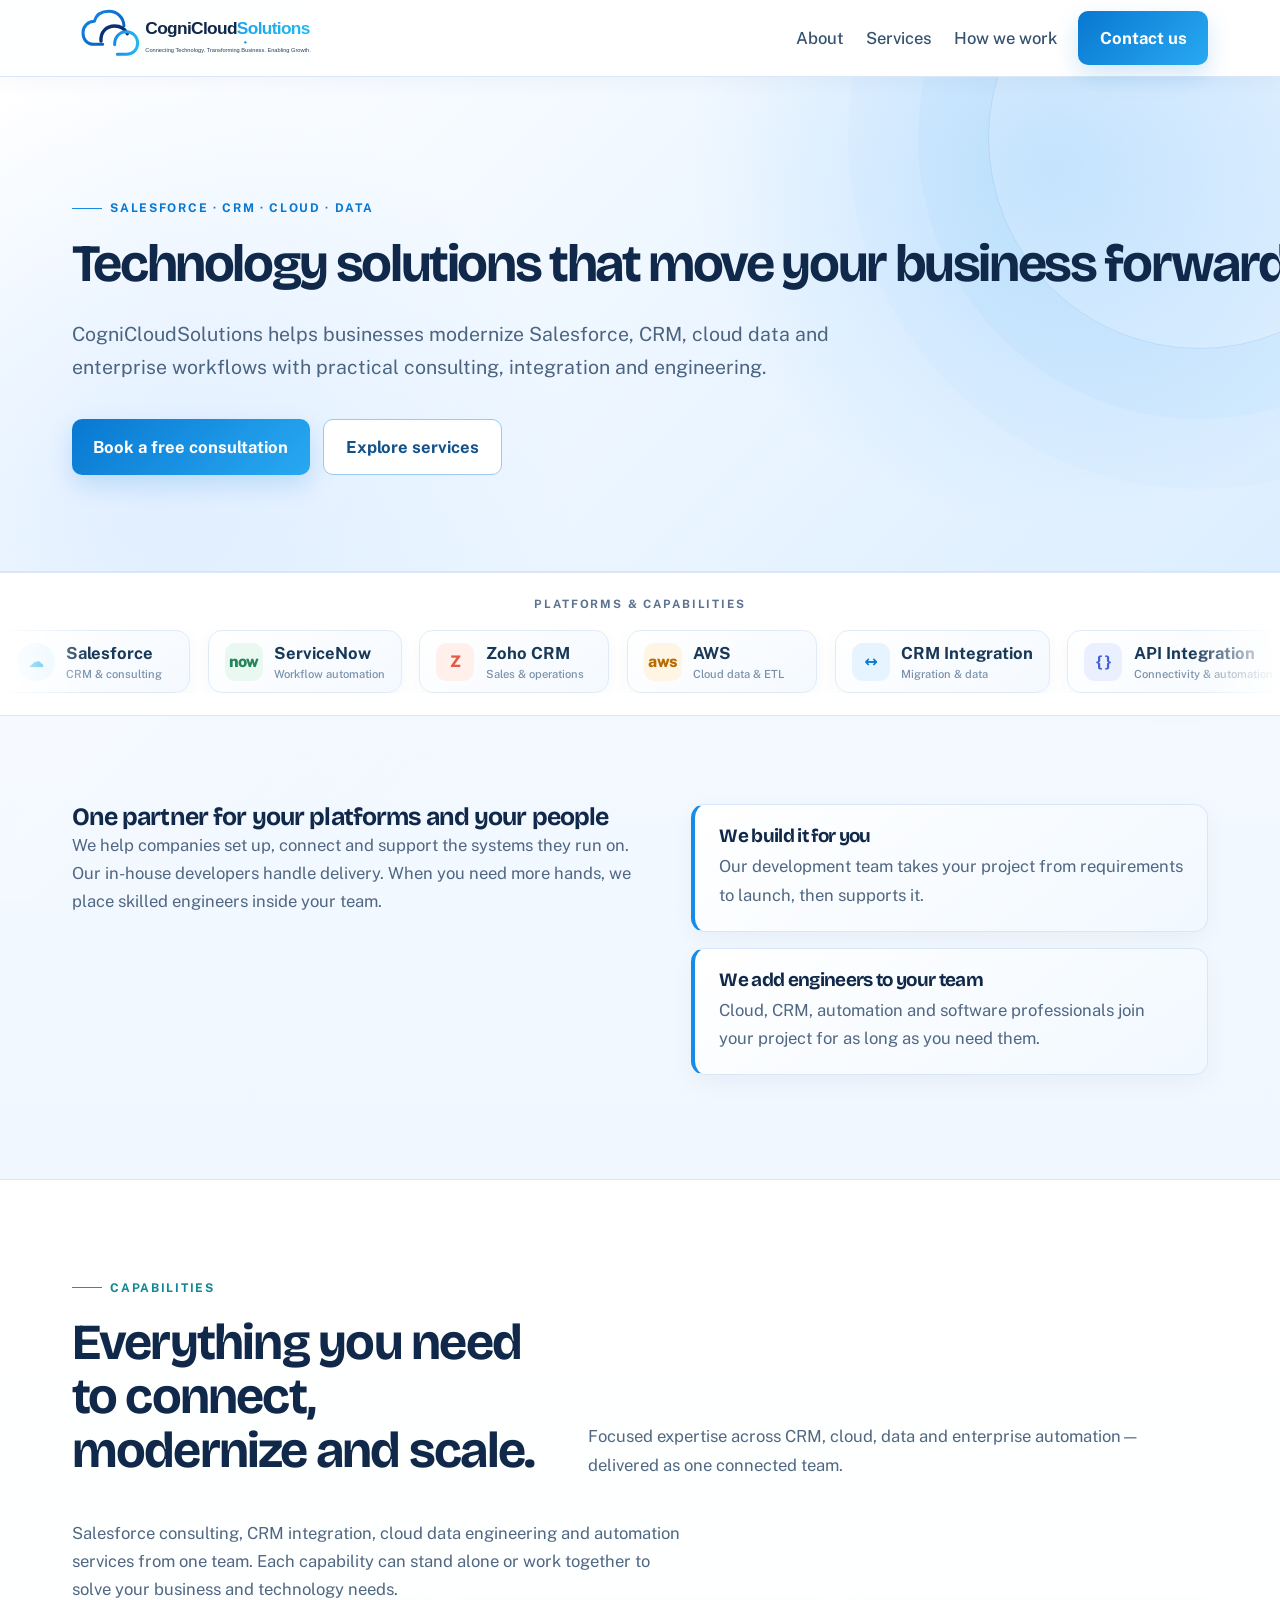
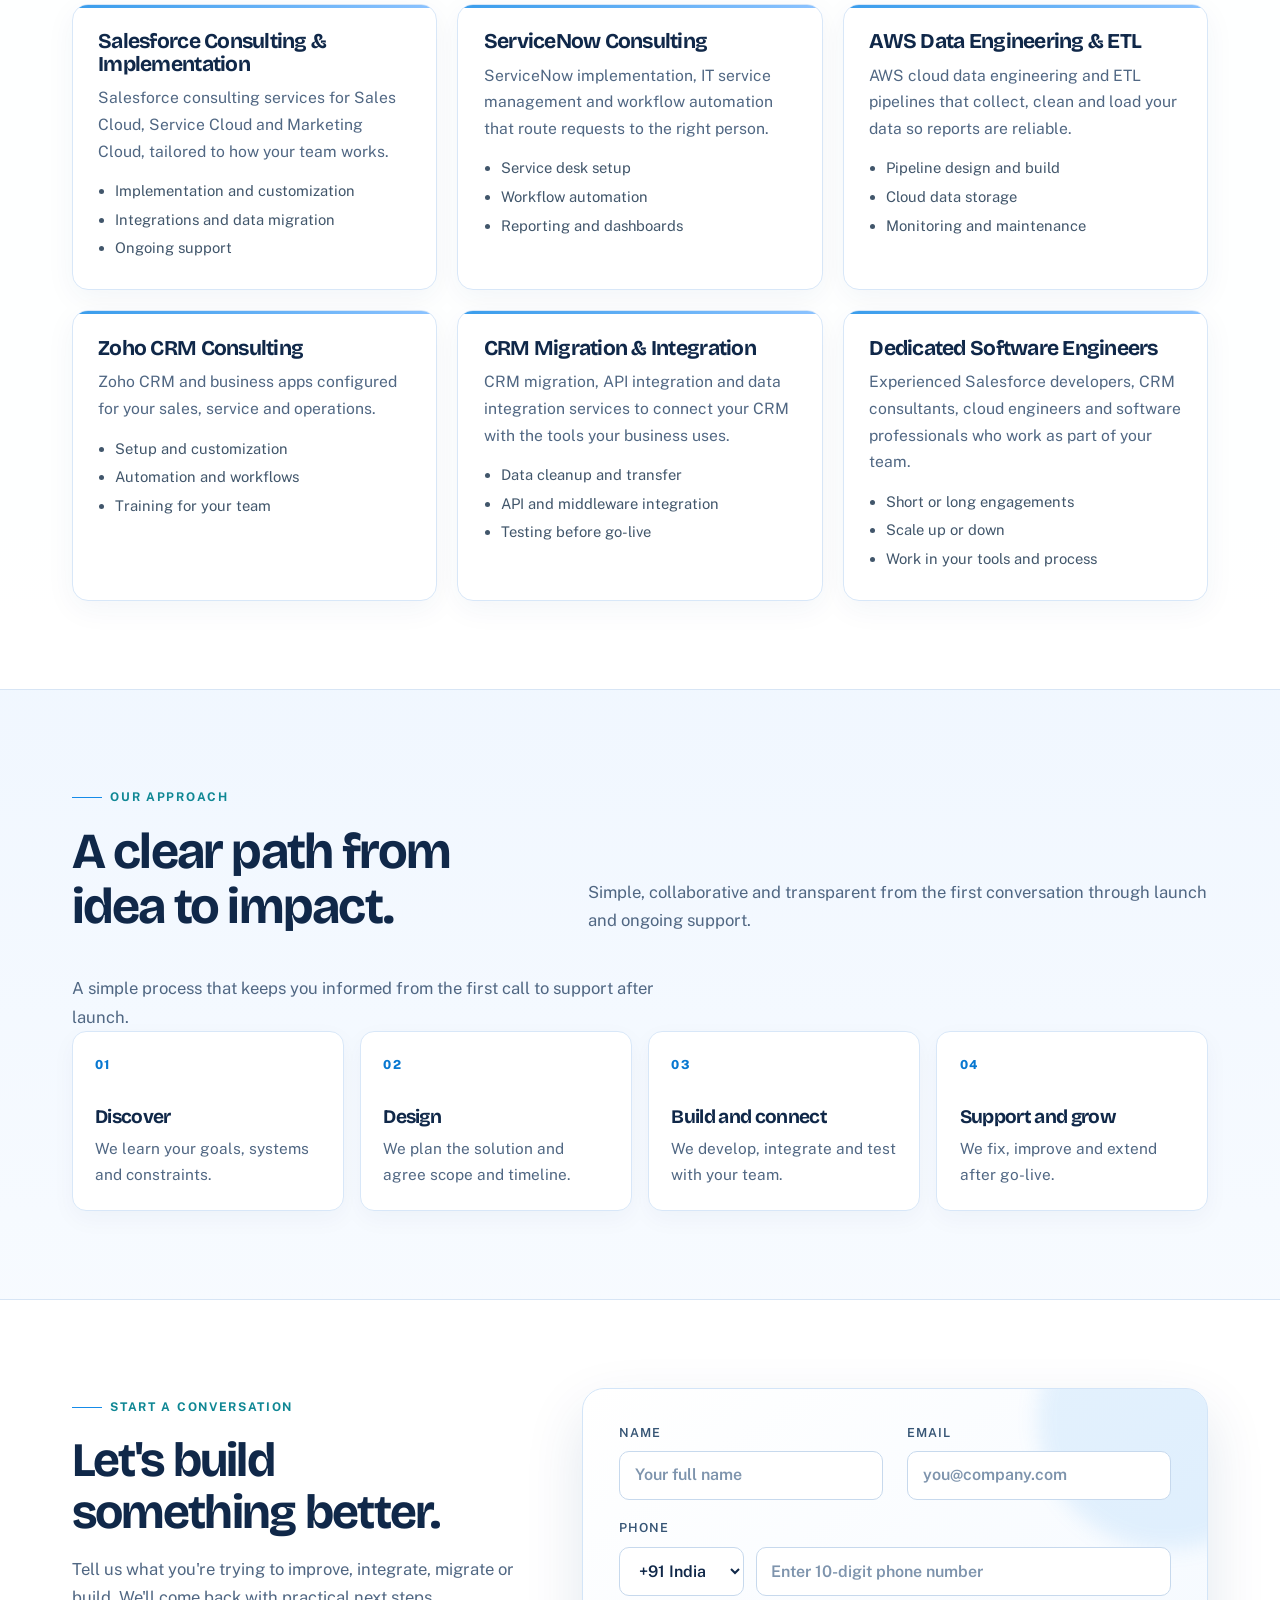
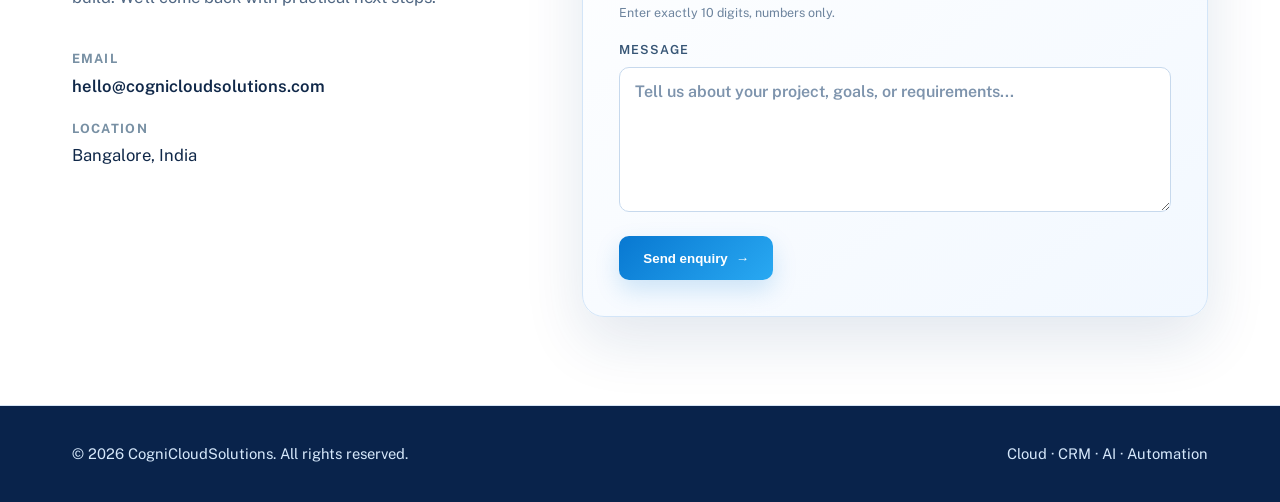
<file: index.html>
<!DOCTYPE html>
<html lang="en">
<head>
<meta charset="utf-8">
<meta name="viewport" content="width=device-width, initial-scale=1">
<title>Salesforce Consulting Company | CRM, Cloud & AI Solutions | CogniCloudSolutions</title>
<meta name="description" content="CogniCloudSolutions is a Salesforce consulting company providing Salesforce implementation, CRM integration, ServiceNow, AWS data engineering, Zoho CRM, automation and dedicated engineering services.">
<link rel="canonical" href="https://www.cognicloudsolutions.com/">
<meta name="robots" content="index, follow, max-image-preview:large, max-snippet:-1, max-video-preview:-1">
<meta property="og:type" content="website">
<meta property="og:url" content="https://www.cognicloudsolutions.com/">
<meta property="og:title" content="Salesforce Consulting Company | CogniCloudSolutions">
<meta property="og:description" content="Salesforce consulting, CRM integration, ServiceNow, AWS data engineering, Zoho CRM, automation and dedicated engineering services.">
<meta property="og:image" content="https://www.cognicloudsolutions.com/assets/cognicloudsolutions-logo.svg">
<meta name="twitter:card" content="summary_large_image">
<meta name="twitter:title" content="Salesforce Consulting Company | CogniCloudSolutions">
<meta name="twitter:description" content="Salesforce consulting, CRM integration, ServiceNow, AWS data engineering, Zoho CRM, automation and dedicated engineering services.">
<script type="application/ld+json">
{
  "@context": "https://schema.org",
  "@type": "Organization",
  "name": "CogniCloudSolutions",
  "url": "https://www.cognicloudsolutions.com/",
  "logo": "https://www.cognicloudsolutions.com/assets/cognicloudsolutions-logo.svg",
  "email": "hello@cognicloudsolutions.com",
  "description": "Salesforce consulting, CRM integration, ServiceNow, AWS data engineering, Zoho CRM, automation and dedicated engineering services.",
  "knowsAbout": [
    "Salesforce consulting",
    "Salesforce implementation",
    "Salesforce CRM integration",
    "CRM migration",
    "ServiceNow consulting",
    "AWS data engineering",
    "ETL",
    "Zoho CRM",
    "CRM automation",
    "API integration",
    "Dedicated software engineers"
  ],
  "contactPoint": {
    "@type": "ContactPoint",
    "email": "hello@cognicloudsolutions.com",
    "contactType": "sales"
  }
}
</script>
<link rel="preconnect" href="https://fonts.googleapis.com">
<link rel="preconnect" href="https://fonts.gstatic.com" crossorigin>
<link href="https://fonts.googleapis.com/css2?family=Bricolage+Grotesque:wght@500;700;800&family=Public+Sans:wght@400;500;600&display=swap" rel="stylesheet">
<style>
:root{--bg:#f6f9fc;--surface:#fff;--ink:#0b172a;--muted:#53657a;--line:#dce5ee;--navy:#071525;--navy2:#0d2138;--cyan:#39d7e8;--violet:#8b5cf6;--accent:#f4b44b;--shadow:0 20px 60px rgba(7,21,37,.10)}
*{box-sizing:border-box}
html{scroll-behavior:smooth;scroll-padding-top:88px}
body{margin:0;background:var(--bg);color:var(--ink);font:400 1.04rem/1.7 "Public Sans",system-ui,-apple-system,"Segoe UI",sans-serif;overflow-x:hidden}
body:before{content:"";position:fixed;inset:0;pointer-events:none;background:radial-gradient(circle at 10% 10%,rgba(57,215,232,.07),transparent 25%),radial-gradient(circle at 90% 50%,rgba(139,92,246,.05),transparent 28%);z-index:-1}
h1,h2,h3{font-family:"Bricolage Grotesque","Segoe UI",system-ui,sans-serif;line-height:1.08;margin:0;letter-spacing:-.035em}
a{color:inherit}
.wrap{max-width:1180px;margin:auto;padding:0 1.35rem}
header{position:sticky;top:0;z-index:50;background:rgba(7,21,37,.88);backdrop-filter:blur(18px);border-bottom:1px solid rgba(255,255,255,.08);color:#fff}
header .wrap{display:flex;align-items:center;justify-content:space-between;gap:1.25rem;min-height:76px}
.logo{display:inline-flex;align-items:center;text-decoration:none}.logo img{width:205px;height:50px;object-fit:contain;filter:brightness(0) invert(1)}
nav{display:flex;gap:1.35rem;align-items:center;flex-wrap:wrap;font-weight:500}
nav a{text-decoration:none;color:#b9c9d9;transition:.2s ease}
nav a:hover{color:#fff;transform:translateY(-1px)}
.btn{display:inline-flex;align-items:center;justify-content:center;gap:.5rem;background:linear-gradient(135deg,var(--accent),#ffd27a);color:#081827;padding:.82rem 1.35rem;border-radius:10px;font-weight:700;text-decoration:none;border:0;cursor:pointer;box-shadow:0 10px 25px rgba(244,180,75,.18);transition:transform .2s ease,box-shadow .2s ease}
.btn:hover{transform:translateY(-2px);box-shadow:0 14px 30px rgba(244,180,75,.25)}
.btn.ghost{background:rgba(255,255,255,.04);color:#fff;border:1px solid rgba(255,255,255,.3);box-shadow:none}
.hero{position:relative;overflow:hidden;background:radial-gradient(circle at 78% 18%,rgba(57,215,232,.18),transparent 30%),radial-gradient(circle at 18% 80%,rgba(139,92,246,.16),transparent 30%),linear-gradient(145deg,#06111f,#0b2038 55%,#071525);color:#fff;padding:7rem 0 6rem}
.hero:after{content:"";position:absolute;width:420px;height:420px;border:1px solid rgba(57,215,232,.14);border-radius:50%;right:-130px;top:-150px;box-shadow:0 0 0 70px rgba(57,215,232,.025),0 0 0 140px rgba(57,215,232,.015)}
.hero .wrap{position:relative;z-index:1}
.eyebrow{display:inline-flex;align-items:center;gap:.55rem;color:#8feef6;text-transform:uppercase;letter-spacing:.14em;font-size:.75rem;font-weight:700;margin-bottom:1.1rem}
.eyebrow:before{content:"";width:30px;height:1px;background:var(--cyan)}
.hero h1{font-size:clamp(2.8rem,7vw,5.4rem);max-width:12ch}
.hero p{font-size:1.22rem;color:#c3d2df;max-width:66ch;margin:1.5rem 0 2.2rem}
.cta{display:flex;gap:.85rem;flex-wrap:wrap}
.hero-stats{display:grid;grid-template-columns:repeat(3,minmax(0,1fr));gap:1rem;max-width:760px;margin-top:4rem}
.hero-stat{padding:1rem 1.15rem;border:1px solid rgba(255,255,255,.12);background:rgba(255,255,255,.045);border-radius:12px;backdrop-filter:blur(10px)}
.hero-stat strong{display:block;color:#fff;font-size:1.05rem}.hero-stat span{color:#8ea5b8;font-size:.86rem}
section{padding:5.5rem 0}
section.white{background:var(--surface);border-top:1px solid var(--line);border-bottom:1px solid var(--line)}
.section-head{display:flex;justify-content:space-between;gap:2rem;align-items:end;margin-bottom:2.5rem}
.section-head h2{font-size:clamp(2rem,4vw,3.15rem);max-width:15ch}
.intro{color:var(--muted);max-width:62ch;margin:0}
.about{display:grid;gap:3rem;grid-template-columns:1.05fr .95fr;align-items:start}
.about p{margin:0 0 1rem;color:var(--muted)}
.model{background:linear-gradient(145deg,#fff,#f6fbfd);border:1px solid var(--line);border-left:4px solid var(--cyan);border-radius:14px;padding:1.35rem 1.5rem;margin-bottom:1rem;box-shadow:0 8px 25px rgba(7,21,37,.045)}
.model h3{font-size:1.18rem;margin-bottom:.35rem}.model p{margin:0}
.grid{display:grid;gap:1.25rem;grid-template-columns:repeat(3,minmax(0,1fr))}
.svc{position:relative;background:#fff;border:1px solid var(--line);border-radius:16px;padding:1.6rem;min-height:235px;box-shadow:0 8px 30px rgba(7,21,37,.045);transition:transform .25s ease,box-shadow .25s ease,border-color .25s ease;overflow:hidden}
.svc:before{content:"";position:absolute;inset:0 0 auto;height:3px;background:linear-gradient(90deg,var(--cyan),var(--violet));opacity:.85}
.svc:hover{transform:translateY(-6px);box-shadow:var(--shadow);border-color:#bfd3e0}
.svc h3{font-size:1.32rem;margin-bottom:.6rem}.svc h3 a{text-decoration:none}.svc h3 a:hover{color:#0c8290}
.svc p{margin:0 0 .8rem;color:var(--muted);font-size:.98rem}.svc ul{margin:0;padding-left:1.05rem;font-size:.92rem;color:#41566b}.svc li{margin:.22rem 0}
.steps{display:grid;gap:1rem;grid-template-columns:repeat(4,minmax(0,1fr));padding:0;list-style:none;margin:0;counter-reset:s}
.steps li{counter-increment:s;background:#fff;border:1px solid var(--line);border-radius:14px;padding:1.4rem;box-shadow:0 8px 25px rgba(7,21,37,.04)}
.steps li:before{content:counter(s,decimal-leading-zero);display:block;color:#0f8794;font-size:.78rem;font-weight:800;letter-spacing:.12em;margin-bottom:2rem}
.steps h3{font-size:1.2rem;margin-bottom:.45rem}.steps p{margin:0;color:var(--muted);font-size:.96rem}
.contact{display:grid;gap:3rem;grid-template-columns:.85fr 1.15fr;align-items:start}
.contact h2{font-size:clamp(2rem,4vw,3rem);max-width:13ch}
.contact .intro{margin-top:1rem}
.contact-info{display:grid;gap:.8rem;margin-top:2rem}.contact-info strong{font-size:.8rem;text-transform:uppercase;letter-spacing:.1em;color:#7890a4}.contact-info a{font-weight:600;text-decoration:none}.contact-info a:hover{color:#0f8794}
form.contact-form{display:grid;grid-template-columns:1fr 1fr;gap:1.25rem 1.5rem;background:linear-gradient(145deg,#071525 0%,#0c2238 55%,#101d31 100%);border:1px solid rgba(255,255,255,.12);border-radius:22px;padding:2.25rem;box-shadow:0 28px 70px rgba(7,21,37,.22);color:#fff;position:relative;overflow:hidden}
form.contact-form:before{content:"";position:absolute;width:260px;height:260px;border-radius:50%;background:rgba(57,215,232,.09);filter:blur(10px);right:-90px;top:-100px;pointer-events:none}
.contact-form label{display:grid;gap:.45rem;font-weight:600;font-size:.78rem;letter-spacing:.08em;text-transform:uppercase;color:#aebfd0;min-width:0;position:relative;z-index:1}
.contact-form label.full{grid-column:1/-1}
.contact-form input,.contact-form textarea,.contact-form select{font:inherit;font-size:1rem;padding:.8rem .9rem;border:1px solid #405366;border-radius:10px;background:rgba(255,255,255,.045);color:#fff;width:100%;outline:0;transition:.2s ease;min-width:0}
.contact-form input::placeholder,.contact-form textarea::placeholder{color:#7890a5}
.contact-form input:focus,.contact-form textarea:focus,.contact-form select:focus{border-color:var(--cyan);background:rgba(57,215,232,.055);box-shadow:0 0 0 3px rgba(57,215,232,.09)}
.contact-form textarea{min-height:145px;resize:vertical}
.phone-field{display:grid;grid-template-columns:125px minmax(0,1fr);gap:.7rem;min-width:0}
.phone-field select{cursor:pointer;color:#d7e4ee}
.phone-field select option{background:#0c2238;color:#fff}
.contact-form .btn{margin-top:.25rem;justify-self:start}
.btn.dark{background:linear-gradient(135deg,var(--cyan),#9bf1f7);color:#071525;justify-self:start;padding:.9rem 1.5rem}
@media(max-width:700px){form.contact-form{grid-template-columns:1fr;padding:1.4rem}.contact-form label.full{grid-column:auto}.phone-field{grid-template-columns:105px minmax(0,1fr)}}
footer{background:#06111f;color:#9eb0c1;padding:2.2rem 0;font-size:.92rem}footer .wrap{display:flex;justify-content:space-between;gap:1rem;flex-wrap:wrap}
@media(max-width:900px){.grid{grid-template-columns:repeat(2,minmax(0,1fr))}.steps{grid-template-columns:repeat(2,minmax(0,1fr))}.about,.contact{grid-template-columns:1fr}.hero{padding:5rem 0}.hero-stats{margin-top:3rem}}
@media(max-width:700px){.wrap{padding:0 1rem}header .wrap{min-height:68px}.logo img{width:180px;height:44px}nav{width:100%;gap:.8rem;font-size:.9rem}.hero{padding:4rem 0 3.5rem}.hero h1{font-size:clamp(2.5rem,13vw,3.6rem)}.hero-stats{grid-template-columns:1fr}.hero-stat{display:flex;justify-content:space-between;gap:1rem}.section-head{display:block}.section-head .intro{margin-top:1rem}.grid,.steps{grid-template-columns:1fr}section{padding:4rem 0}form{padding:1.35rem}}
@media(prefers-reduced-motion:reduce){*{scroll-behavior:auto!important;transition:none!important}}

/* Blue-and-white cloud-focused brand refresh */
:root{--bg:#f3f8ff;--surface:#fff;--ink:#102849;--muted:#506783;--line:#d7e5f5;--navy:#09234b;--navy2:#123c70;--cyan:#168be8;--violet:#5b8def;--accent:#1678d3;--shadow:0 20px 60px rgba(16,61,112,.10)}
body{background:linear-gradient(180deg,#f7fbff 0%,#edf5ff 52%,#fff 100%);color:var(--ink)}
body:before{background:radial-gradient(circle at 8% 12%,rgba(28,139,232,.10),transparent 27%),radial-gradient(circle at 92% 38%,rgba(90,157,245,.09),transparent 30%),linear-gradient(135deg,rgba(255,255,255,.55),transparent 55%)}
header{background:rgba(255,255,255,.94);border-bottom:1px solid #d9e7f7;color:var(--ink);box-shadow:0 4px 20px rgba(16,61,112,.045)}
.logo img{filter:none;width:250px;height:60px}
nav a{color:#355270}nav a:hover{color:#0878d1}
.btn{background:linear-gradient(135deg,#0878d1,#29a9f2);color:#fff;box-shadow:0 10px 25px rgba(8,120,209,.18)}
.btn:hover{box-shadow:0 14px 30px rgba(8,120,209,.24)}
.btn.ghost{background:#fff;color:#13518a;border:1px solid #9bc8ee;box-shadow:none}
.hero{background:radial-gradient(circle at 82% 18%,rgba(65,165,247,.22),transparent 32%),radial-gradient(circle at 12% 85%,rgba(136,190,255,.18),transparent 35%),linear-gradient(135deg,#fff 0%,#edf6ff 52%,#dceeff 100%);color:#102849;border-bottom:1px solid #d6e7fa}
.hero:after{border-color:rgba(20,128,218,.15);box-shadow:0 0 0 70px rgba(20,128,218,.035),0 0 0 140px rgba(20,128,218,.02)}
.eyebrow{color:#0878d1}.eyebrow:before{background:#168be8}
.hero p{color:#4b6480}
.hero-stat{border:1px solid rgba(67,133,198,.20);background:rgba(255,255,255,.68);box-shadow:0 8px 24px rgba(16,61,112,.04)}
.hero-stat strong{color:#123c70}.hero-stat span{color:#5b7390}
section.white{background:rgba(255,255,255,.94)}
.model{background:linear-gradient(145deg,#fff,#f1f8ff);border-color:#d8e7f8;border-left-color:#168be8}
.svc{border-color:#d8e7f8;box-shadow:0 8px 30px rgba(16,61,112,.05)}
.svc:before{background:linear-gradient(90deg,#168be8,#77b8ff)}
.svc h3 a:hover{color:#0878d1}
.steps li{border-color:#d8e7f8;box-shadow:0 8px 25px rgba(16,61,112,.04)}
.steps li:before{color:#0878d1}
.contact-info a:hover{color:#0878d1}
form.contact-form{background:linear-gradient(145deg,#fff 0%,#f2f8ff 100%);border:1px solid #d3e5f8;box-shadow:0 24px 60px rgba(16,61,112,.12);color:#102849}
form.contact-form:before{background:rgba(22,139,232,.10)}
.contact-form label{color:#365575}
.contact-form input,.contact-form textarea,.contact-form select{border-color:#c7d9ed;background:#fff;color:#102849}
.contact-form input::placeholder,.contact-form textarea::placeholder{color:#7e94ad}
.contact-form input:focus,.contact-form textarea:focus,.contact-form select:focus{border-color:#168be8;background:#fff;box-shadow:0 0 0 3px rgba(22,139,232,.12)}
.phone-field select{color:#102849}.phone-field select option{background:#fff;color:#102849}
.btn.dark{background:linear-gradient(135deg,#0878d1,#29a9f2);color:#fff}
footer{background:#09234b;color:#d6e8fb}
@media(max-width:700px){.logo img{width:210px;height:52px}}


/* Animated technology and platform logo strip */
.tech-strip{overflow:hidden;padding:1.35rem 0;background:#fff;border-top:1px solid #d9e7f7;border-bottom:1px solid #d9e7f7}
.tech-strip-heading{text-align:center;color:#5b7390;text-transform:uppercase;letter-spacing:.16em;font-size:.72rem;font-weight:700;margin:0 0 1rem}
.tech-marquee{display:flex;overflow:hidden;gap:0;mask-image:linear-gradient(90deg,transparent,#000 7%,#000 93%,transparent)}
.tech-track{display:flex;align-items:center;gap:1.1rem;flex-shrink:0;min-width:max-content;padding-right:1.1rem;animation:tech-scroll 36s linear infinite}
.tech-marquee:hover .tech-track{animation-play-state:paused}
.tech-chip{display:flex;align-items:center;gap:.7rem;min-width:190px;padding:.72rem 1rem;border:1px solid #e0ebf7;border-radius:14px;background:linear-gradient(145deg,#fff,#f4f9ff);box-shadow:0 5px 18px rgba(16,61,112,.045);color:#183858;font-weight:700;line-height:1.25}
.tech-mark{width:38px;height:38px;display:grid;place-items:center;flex:0 0 38px;border-radius:11px;background:#e8f4ff;color:#0878d1;font-size:1rem;font-weight:800;letter-spacing:-.04em}
.tech-mark.salesforce{background:#e6f6ff;color:#00a1e0;border-radius:50%}
.tech-mark.servicenow{background:#e9f8f0;color:#25845b}
.tech-mark.zoho{background:#fff0eb;color:#e65b45}
.tech-mark.aws{background:#fff5e5;color:#b96b00}
.tech-mark.api{background:#eaf0ff;color:#435ed8}
.tech-mark.cloud{background:#e5f4ff;color:#0878d1}
.tech-mark.engineering{background:#eef1ff;color:#4e61b8}
.tech-label small{display:block;color:#7890a8;font-weight:500;font-size:.7rem;margin-top:.2rem}
@keyframes tech-scroll{from{transform:translateX(-50%)}to{transform:translateX(0)}}
@media(prefers-reduced-motion:reduce){.tech-track{animation:none}.tech-marquee{overflow-x:auto;mask-image:none}}
@media(max-width:700px){.tech-chip{min-width:165px;padding:.65rem .8rem}.tech-track{gap:.75rem;padding-right:.75rem}.tech-strip{padding:1.1rem 0}}


/* Keep the homepage headline on one line on wide screens */
.hero h1{max-width:none;width:100%;white-space:nowrap;font-size:clamp(1.8rem,4.1vw,4.15rem);letter-spacing:-.045em}
@media(max-width:760px){.hero h1{white-space:normal;font-size:clamp(2.35rem,9vw,3.35rem);max-width:14ch}}


/* Clear, aligned form labels and strict contact validation */
.contact-form label{display:flex;flex-direction:column;align-items:stretch;gap:.55rem;line-height:1.35}
.contact-form label.full{grid-column:1/-1}
.contact-form input,.contact-form textarea,.contact-form select{margin:0}
.contact-form .phone-field{margin-top:.1rem}
.contact-form .field-hint{font-size:.78rem;font-weight:400;letter-spacing:0;text-transform:none;color:#6d849e}
.contact-form input:invalid:not(:placeholder-shown){border-color:#d9485f}
.contact-form input:focus:invalid:not(:placeholder-shown){box-shadow:0 0 0 3px rgba(217,72,95,.10)}
@media(max-width:700px){.contact-form label.full{grid-column:auto}}

</style>
</head>
<body>
<header>
<div class="wrap">
<a class="logo" href="#top" aria-label="CogniCloudSolutions home"><img src="assets/cognicloudsolutions-logo.svg" alt="CogniCloudSolutions logo"></a>
<nav aria-label="Main">
<a href="#about">About</a>
<a href="#services">Services</a>
<a href="#process">How we work</a>
<a href="#contact" class="btn">Contact us</a>
</nav>
</div>
</header>

<main id="top">
<div class="hero">
<div class="wrap">
<div class="eyebrow">Salesforce · CRM · Cloud · Data</div><h1>Technology solutions that move your business forward.</h1>
<p>CogniCloudSolutions helps businesses modernize Salesforce, CRM, cloud data and enterprise workflows with practical consulting, integration and engineering.</p>
<div class="cta">
<a class="btn" href="#contact">Book a free consultation</a>
<a class="btn ghost" href="#services">Explore services</a>
</div>
</div>
</div>

<div class="tech-strip" aria-label="Our technology expertise">
  <div class="wrap"><p class="tech-strip-heading">Platforms &amp; capabilities</p></div>
  <div class="tech-marquee">
    <div class="tech-track">
      <div class="tech-chip"><span class="tech-mark salesforce">☁</span><span class="tech-label">Salesforce<small>CRM &amp; consulting</small></span></div>
      <div class="tech-chip"><span class="tech-mark servicenow">now</span><span class="tech-label">ServiceNow<small>Workflow automation</small></span></div>
      <div class="tech-chip"><span class="tech-mark zoho">Z</span><span class="tech-label">Zoho CRM<small>Sales &amp; operations</small></span></div>
      <div class="tech-chip"><span class="tech-mark aws">aws</span><span class="tech-label">AWS<small>Cloud data &amp; ETL</small></span></div>
      <div class="tech-chip"><span class="tech-mark cloud">↔</span><span class="tech-label">CRM Integration<small>Migration &amp; data</small></span></div>
      <div class="tech-chip"><span class="tech-mark api">{ }</span><span class="tech-label">API Integration<small>Connectivity &amp; automation</small></span></div>
      <div class="tech-chip"><span class="tech-mark cloud">☁</span><span class="tech-label">Cloud Solutions<small>Modernization &amp; scale</small></span></div>
      <div class="tech-chip"><span class="tech-mark engineering">⌘</span><span class="tech-label">Software Engineering<small>Dedicated engineers</small></span></div>
      <div class="tech-chip"><span class="tech-mark api">AI</span><span class="tech-label">AI &amp; Automation<small>Smarter workflows</small></span></div>
    </div>
    <div class="tech-track" aria-hidden="true">
      <div class="tech-chip"><span class="tech-mark salesforce">☁</span><span class="tech-label">Salesforce<small>CRM &amp; consulting</small></span></div>
      <div class="tech-chip"><span class="tech-mark servicenow">now</span><span class="tech-label">ServiceNow<small>Workflow automation</small></span></div>
      <div class="tech-chip"><span class="tech-mark zoho">Z</span><span class="tech-label">Zoho CRM<small>Sales &amp; operations</small></span></div>
      <div class="tech-chip"><span class="tech-mark aws">aws</span><span class="tech-label">AWS<small>Cloud data &amp; ETL</small></span></div>
      <div class="tech-chip"><span class="tech-mark cloud">↔</span><span class="tech-label">CRM Integration<small>Migration &amp; data</small></span></div>
      <div class="tech-chip"><span class="tech-mark api">{ }</span><span class="tech-label">API Integration<small>Connectivity &amp; automation</small></span></div>
      <div class="tech-chip"><span class="tech-mark cloud">☁</span><span class="tech-label">Cloud Solutions<small>Modernization &amp; scale</small></span></div>
      <div class="tech-chip"><span class="tech-mark engineering">⌘</span><span class="tech-label">Software Engineering<small>Dedicated engineers</small></span></div>
      <div class="tech-chip"><span class="tech-mark api">AI</span><span class="tech-label">AI &amp; Automation<small>Smarter workflows</small></span></div>
    </div>
  </div>
</div>

<section id="about">
<div class="wrap about">
<div>
<h2>One partner for your platforms and your people</h2>
<p class="intro">We help companies set up, connect and support the systems they run on. Our in-house developers handle delivery. When you need more hands, we place skilled engineers inside your team.</p>
</div>
<div>
<div class="model"><h3>We build it for you</h3><p>Our development team takes your project from requirements to launch, then supports it.</p></div>
<div class="model"><h3>We add engineers to your team</h3><p>Cloud, CRM, automation and software professionals join your project for as long as you need them.</p></div>
</div>
</div>
</section>

<section id="services" class="white">
<div class="wrap">
<div class="section-head"><div><div class="eyebrow" style="color:#0f8794">Capabilities</div><h2>Everything you need to connect, modernize and scale.</h2></div><p class="intro">Focused expertise across CRM, cloud, data and enterprise automation—delivered as one connected team.</p></div>
<p class="intro">Salesforce consulting, CRM integration, cloud data engineering and automation services from one team. Each capability can stand alone or work together to solve your business and technology needs.</p>
<div class="grid">
<div class="svc"><h3><a href="salesforce-consulting/">Salesforce Consulting & Implementation</a></h3><p>Salesforce consulting services for Sales Cloud, Service Cloud and Marketing Cloud, tailored to how your team works.</p><ul><li>Implementation and customization</li><li>Integrations and data migration</li><li>Ongoing support</li></ul></div>
<div class="svc"><h3><a href="servicenow-consulting/">ServiceNow Consulting</a></h3><p>ServiceNow implementation, IT service management and workflow automation that route requests to the right person.</p><ul><li>Service desk setup</li><li>Workflow automation</li><li>Reporting and dashboards</li></ul></div>
<div class="svc"><h3><a href="aws-data-engineering-etl/">AWS Data Engineering & ETL</a></h3><p>AWS cloud data engineering and ETL pipelines that collect, clean and load your data so reports are reliable.</p><ul><li>Pipeline design and build</li><li>Cloud data storage</li><li>Monitoring and maintenance</li></ul></div>
<div class="svc"><h3><a href="zoho-crm-consulting/">Zoho CRM Consulting</a></h3><p>Zoho CRM and business apps configured for your sales, service and operations.</p><ul><li>Setup and customization</li><li>Automation and workflows</li><li>Training for your team</li></ul></div>
<div class="svc"><h3><a href="crm-integration-migration/">CRM Migration & Integration</a></h3><p>CRM migration, API integration and data integration services to connect your CRM with the tools your business uses.</p><ul><li>Data cleanup and transfer</li><li>API and middleware integration</li><li>Testing before go-live</li></ul></div>
<div class="svc"><h3><a href="dedicated-software-engineers/">Dedicated Software Engineers</a></h3><p>Experienced Salesforce developers, CRM consultants, cloud engineers and software professionals who work as part of your team.</p><ul><li>Short or long engagements</li><li>Scale up or down</li><li>Work in your tools and process</li></ul></div>
</div>
</div>
</section>

<section id="process">
<div class="wrap">
<div class="section-head"><div><div class="eyebrow" style="color:#0f8794">Our approach</div><h2>A clear path from idea to impact.</h2></div><p class="intro">Simple, collaborative and transparent from the first conversation through launch and ongoing support.</p></div>
<p class="intro">A simple process that keeps you informed from the first call to support after launch.</p>
<ol class="steps">
<li><h3>Discover</h3><p>We learn your goals, systems and constraints.</p></li>
<li><h3>Design</h3><p>We plan the solution and agree scope and timeline.</p></li>
<li><h3>Build and connect</h3><p>We develop, integrate and test with your team.</p></li>
<li><h3>Support and grow</h3><p>We fix, improve and extend after go-live.</p></li>
</ol>
</div>
</section>

<section id="contact" class="white">
<div class="wrap contact">
<div>
<div class="eyebrow" style="color:#0f8794">Start a conversation</div><h2>Let's build something better.</h2>
<p class="intro">Tell us what you're trying to improve, integrate, migrate or build. We'll come back with practical next steps.</p>
<div class="contact-info"><div><strong>Email</strong><br><a href="mailto:hello@cognicloudsolutions.com">hello@cognicloudsolutions.com</a></div><div><strong>Location</strong><br>Bangalore, India</div></div>
</div>
<form id="contactForm" class="contact-form" action="https://script.google.com/macros/s/AKfycby7FMXO1rtfaVryEMHI-EgoAi12WCTAoYp2iCmZPay3JEasLhc0bMcFN3RRq6M6rNP-/exec" method="POST">
<label>Name<input type="text" name="name" required autocomplete="name" placeholder="Your full name"></label>
<label>Email<input type="email" name="email" required autocomplete="email" inputmode="email" placeholder="you@company.com" pattern="[A-Za-z0-9.!#$%&amp;'*+/=?^_`{|}~-]+@[A-Za-z0-9-]+(\.[A-Za-z0-9-]+)+"></label>
<label class="full">Phone
<span class="phone-field">
<select name="countryCode" required autocomplete="tel-country-code" aria-label="Country code">
<option value="+91">+91 India</option><option value="+1">+1 US / Canada</option><option value="+44">+44 UK</option><option value="+61">+61 Australia</option><option value="+65">+65 Singapore</option><option value="+971">+971 UAE</option><option value="+974">+974 Qatar</option><option value="+966">+966 Saudi Arabia</option><option value="+49">+49 Germany</option><option value="+33">+33 France</option><option value="+81">+81 Japan</option><option value="+82">+82 South Korea</option><option value="+86">+86 China</option><option value="+64">+64 New Zealand</option><option value="+27">+27 South Africa</option><option value="+55">+55 Brazil</option><option value="+52">+52 Mexico</option><option value="+39">+39 Italy</option><option value="+34">+34 Spain</option><option value="+31">+31 Netherlands</option><option value="+41">+41 Switzerland</option><option value="+46">+46 Sweden</option><option value="+47">+47 Norway</option><option value="+45">+45 Denmark</option><option value="+32">+32 Belgium</option><option value="+7">+7 Russia / Kazakhstan</option><option value="+90">+90 Turkey</option><option value="+92">+92 Pakistan</option><option value="+880">+880 Bangladesh</option><option value="+94">+94 Sri Lanka</option><option value="+977">+977 Nepal</option><option value="+62">+62 Indonesia</option><option value="+60">+60 Malaysia</option><option value="+66">+66 Thailand</option><option value="+84">+84 Vietnam</option><option value="+63">+63 Philippines</option>
</select>
<input type="tel" name="phone" required autocomplete="tel-national" inputmode="numeric" pattern="[0-9]{10}" minlength="10" maxlength="10" placeholder="Enter 10-digit phone number" aria-label="Phone number" title="Enter exactly 10 digits, using numbers only.">
</span>
<small class="field-hint">Enter exactly 10 digits, numbers only.</small>
</label>
<label class="full">Message<textarea name="message" required placeholder="Tell us about your project, goals, or requirements..."></textarea></label>
<button class="btn dark" type="submit">Send enquiry <span>→</span></button>
<p id="formStatus" role="status" aria-live="polite" style="margin:0;color:var(--muted);"></p>
</form>
</div>
</section>
</main>

<footer><div class="wrap"><span>&copy; 2026 CogniCloudSolutions. All rights reserved.</span><span>Cloud &middot; CRM &middot; AI &middot; Automation</span></div></footer>
<script>
const contactForm = document.getElementById("contactForm");
const emailField = contactForm.querySelector('input[name="email"]');
const phoneField = contactForm.querySelector('input[name="phone"]');
const formStatus = document.getElementById("formStatus");

phoneField.addEventListener("input", function () {
  const digitsOnly = this.value.replace(/[^0-9]/g, "").slice(0, 10);
  if (this.value !== digitsOnly) this.value = digitsOnly;
  this.setCustomValidity(digitsOnly.length === 10 ? "" : "Enter exactly 10 digits, numbers only.");
});
emailField.addEventListener("input", function () {
  this.setCustomValidity("");
});
contactForm.addEventListener("submit", async function (event) {
  event.preventDefault();
  phoneField.setCustomValidity(/^[0-9]{10}$/.test(phoneField.value) ? "" : "Enter exactly 10 digits, numbers only.");
  if (!contactForm.checkValidity()) { contactForm.reportValidity(); return; }

  const button = contactForm.querySelector("button[type=\"submit\"]");
  button.disabled = true;
  button.textContent = "Sending...";
  formStatus.textContent = "";

  try {
    const response = await fetch(contactForm.action, {
      method: "POST",
      body: new URLSearchParams(new FormData(contactForm)),
      mode: "no-cors"
    });

    contactForm.reset();
    formStatus.textContent = "Thank you! Your message has been sent. We will get back to you soon.";
  } catch (error) {
    formStatus.textContent = "Sorry, we could not send your message. Please email hello@cognicloudsolutions.com directly.";
  } finally {
    button.disabled = false;
    button.textContent = "Send message";
  }
});
</script>
</body>
</html>
</file>
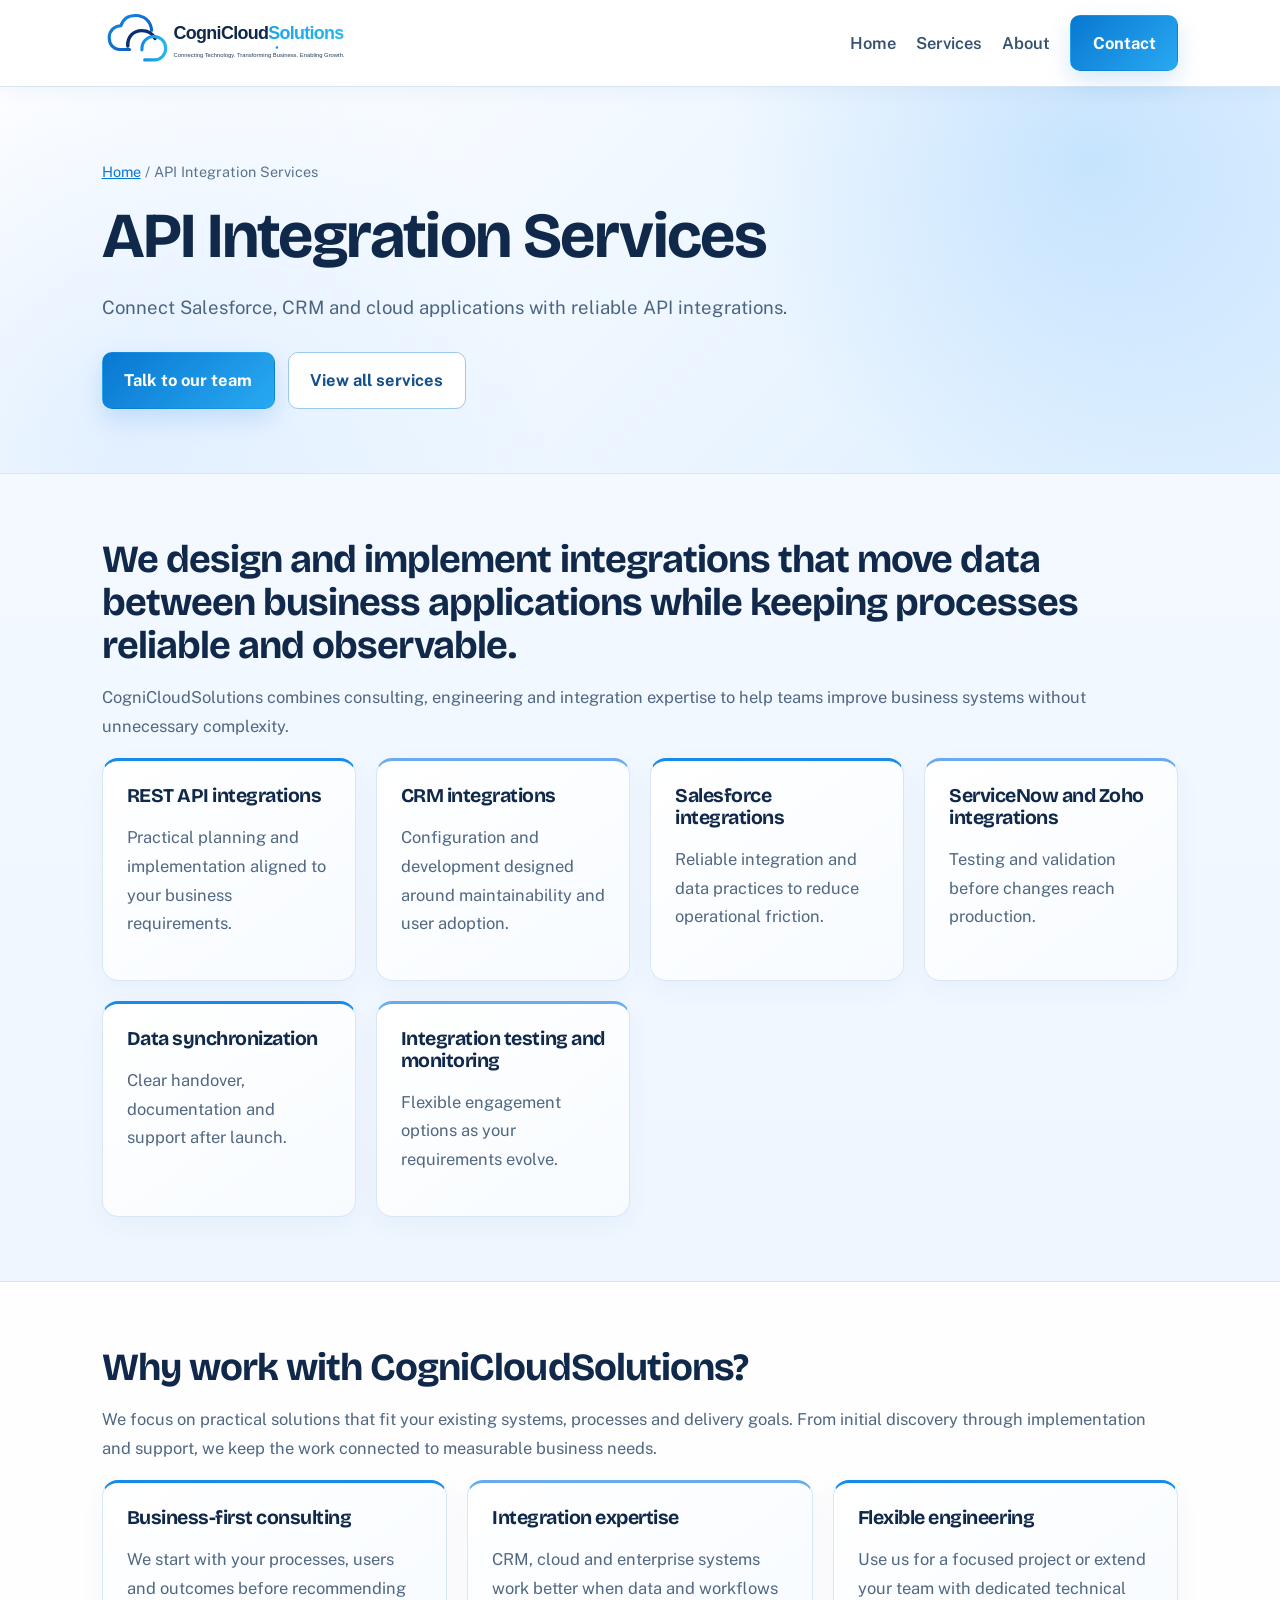
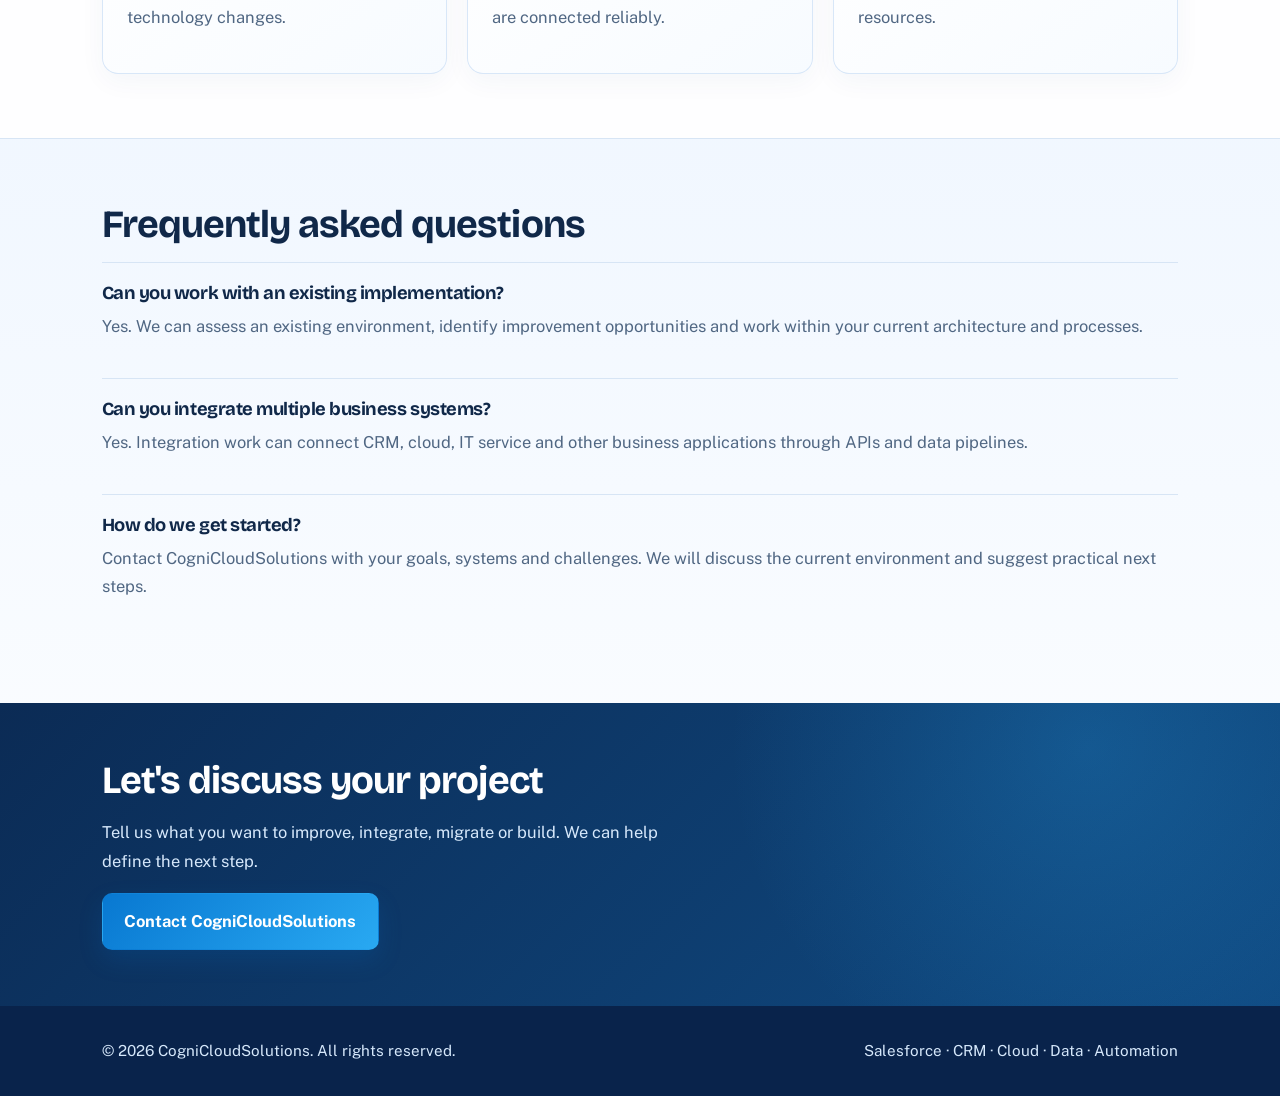
<file: api-integration/index.html>
<!DOCTYPE html><html lang="en"><head><meta charset="utf-8"><meta name="viewport" content="width=device-width,initial-scale=1"><title>API Integration Services | CRM & Cloud Integration | CogniCloudSolutions</title><meta name="description" content="API integration services connecting Salesforce, CRM, cloud, ServiceNow, Zoho and business applications through reliable integrations."><link rel="canonical" href="https://www.cognicloudsolutions.com/api-integration"><meta name="robots" content="index, follow, max-image-preview:large"><meta property="og:type" content="website"><meta property="og:url" content="https://www.cognicloudsolutions.com/api-integration"><meta property="og:title" content="API Integration Services | CRM & Cloud Integration | CogniCloudSolutions"><meta property="og:description" content="API integration services connecting Salesforce, CRM, cloud, ServiceNow, Zoho and business applications through reliable integrations."><meta property="og:image" content="https://www.cognicloudsolutions.com/assets/cognicloudsolutions-logo.svg"><link rel="stylesheet" href="/assets/seo.css"><link rel="preconnect" href="https://fonts.googleapis.com"><link rel="preconnect" href="https://fonts.gstatic.com" crossorigin><link href="https://fonts.googleapis.com/css2?family=Bricolage+Grotesque:wght@500;700;800&family=Public+Sans:wght@400;500;600&display=swap" rel="stylesheet"><script type="application/ld+json">{"@context":"https://schema.org","@type":"WebPage","name":"API Integration Services | CRM & Cloud Integration | CogniCloudSolutions","url":"https://www.cognicloudsolutions.com/api-integration","description":"API integration services connecting Salesforce, CRM, cloud, ServiceNow, Zoho and business applications through reliable integrations.","isPartOf":{"@type":"WebSite","name":"CogniCloudSolutions","url":"https://www.cognicloudsolutions.com/"}}</script><script type="application/ld+json">{"@context":"https://schema.org","@type":"BreadcrumbList","itemListElement":[{"@type":"ListItem","position":1,"name":"Home","item":"https://www.cognicloudsolutions.com/"},{"@type":"ListItem","position":2,"name":"API Integration Services","item":"https://www.cognicloudsolutions.com/api-integration"}]}</script></head><body><header><div class="wrap"><a class="logo" href="/" aria-label="CogniCloudSolutions home"><img src="/assets/cognicloudsolutions-logo.svg" alt="CogniCloudSolutions logo"></a><nav><a href="/">Home</a><a href="/#services">Services</a><a href="/#about">About</a><a class="btn" href="/#contact">Contact</a></nav></div></header><main><section class="hero"><div class="wrap"><div class="crumb"><a href="/">Home</a> / API Integration Services</div><h1>API Integration Services</h1><p>Connect Salesforce, CRM and cloud applications with reliable API integrations.</p><div class="cta"><a class="btn" href="/#contact">Talk to our team</a><a class="btn ghost" href="/#services">View all services</a></div></div></section><section><div class="wrap"><h2>We design and implement integrations that move data between business applications while keeping processes reliable and observable.</h2><p class="muted">CogniCloudSolutions combines consulting, engineering and integration expertise to help teams improve business systems without unnecessary complexity.</p><div class="grid"><div class="card"><h3>REST API integrations</h3><p class="muted">Practical planning and implementation aligned to your business requirements.</p></div><div class="card"><h3>CRM integrations</h3><p class="muted">Configuration and development designed around maintainability and user adoption.</p></div><div class="card"><h3>Salesforce integrations</h3><p class="muted">Reliable integration and data practices to reduce operational friction.</p></div><div class="card"><h3>ServiceNow and Zoho integrations</h3><p class="muted">Testing and validation before changes reach production.</p></div><div class="card"><h3>Data synchronization</h3><p class="muted">Clear handover, documentation and support after launch.</p></div><div class="card"><h3>Integration testing and monitoring</h3><p class="muted">Flexible engagement options as your requirements evolve.</p></div></div></div></section><section class="white"><div class="wrap"><h2>Why work with CogniCloudSolutions?</h2><p class="muted">We focus on practical solutions that fit your existing systems, processes and delivery goals. From initial discovery through implementation and support, we keep the work connected to measurable business needs.</p><div class="grid"><div class="card"><h3>Business-first consulting</h3><p class="muted">We start with your processes, users and outcomes before recommending technology changes.</p></div><div class="card"><h3>Integration expertise</h3><p class="muted">CRM, cloud and enterprise systems work better when data and workflows are connected reliably.</p></div><div class="card"><h3>Flexible engineering</h3><p class="muted">Use us for a focused project or extend your team with dedicated technical resources.</p></div></div></div></section><section><div class="wrap"><h2>Frequently asked questions</h2><div class="faq"><h3>Can you work with an existing implementation?</h3><p class="muted">Yes. We can assess an existing environment, identify improvement opportunities and work within your current architecture and processes.</p></div><div class="faq"><h3>Can you integrate multiple business systems?</h3><p class="muted">Yes. Integration work can connect CRM, cloud, IT service and other business applications through APIs and data pipelines.</p></div><div class="faq"><h3>How do we get started?</h3><p class="muted">Contact CogniCloudSolutions with your goals, systems and challenges. We will discuss the current environment and suggest practical next steps.</p></div></div></section><section class="cta-band"><div class="wrap"><h2>Let's discuss your project</h2><p>Tell us what you want to improve, integrate, migrate or build. We can help define the next step.</p><a class="btn" href="/#contact">Contact CogniCloudSolutions</a></div></section></main><footer><div class="wrap"><span>&copy; 2026 CogniCloudSolutions. All rights reserved.</span><span>Salesforce · CRM · Cloud · Data · Automation</span></div></footer></body></html>
</file>
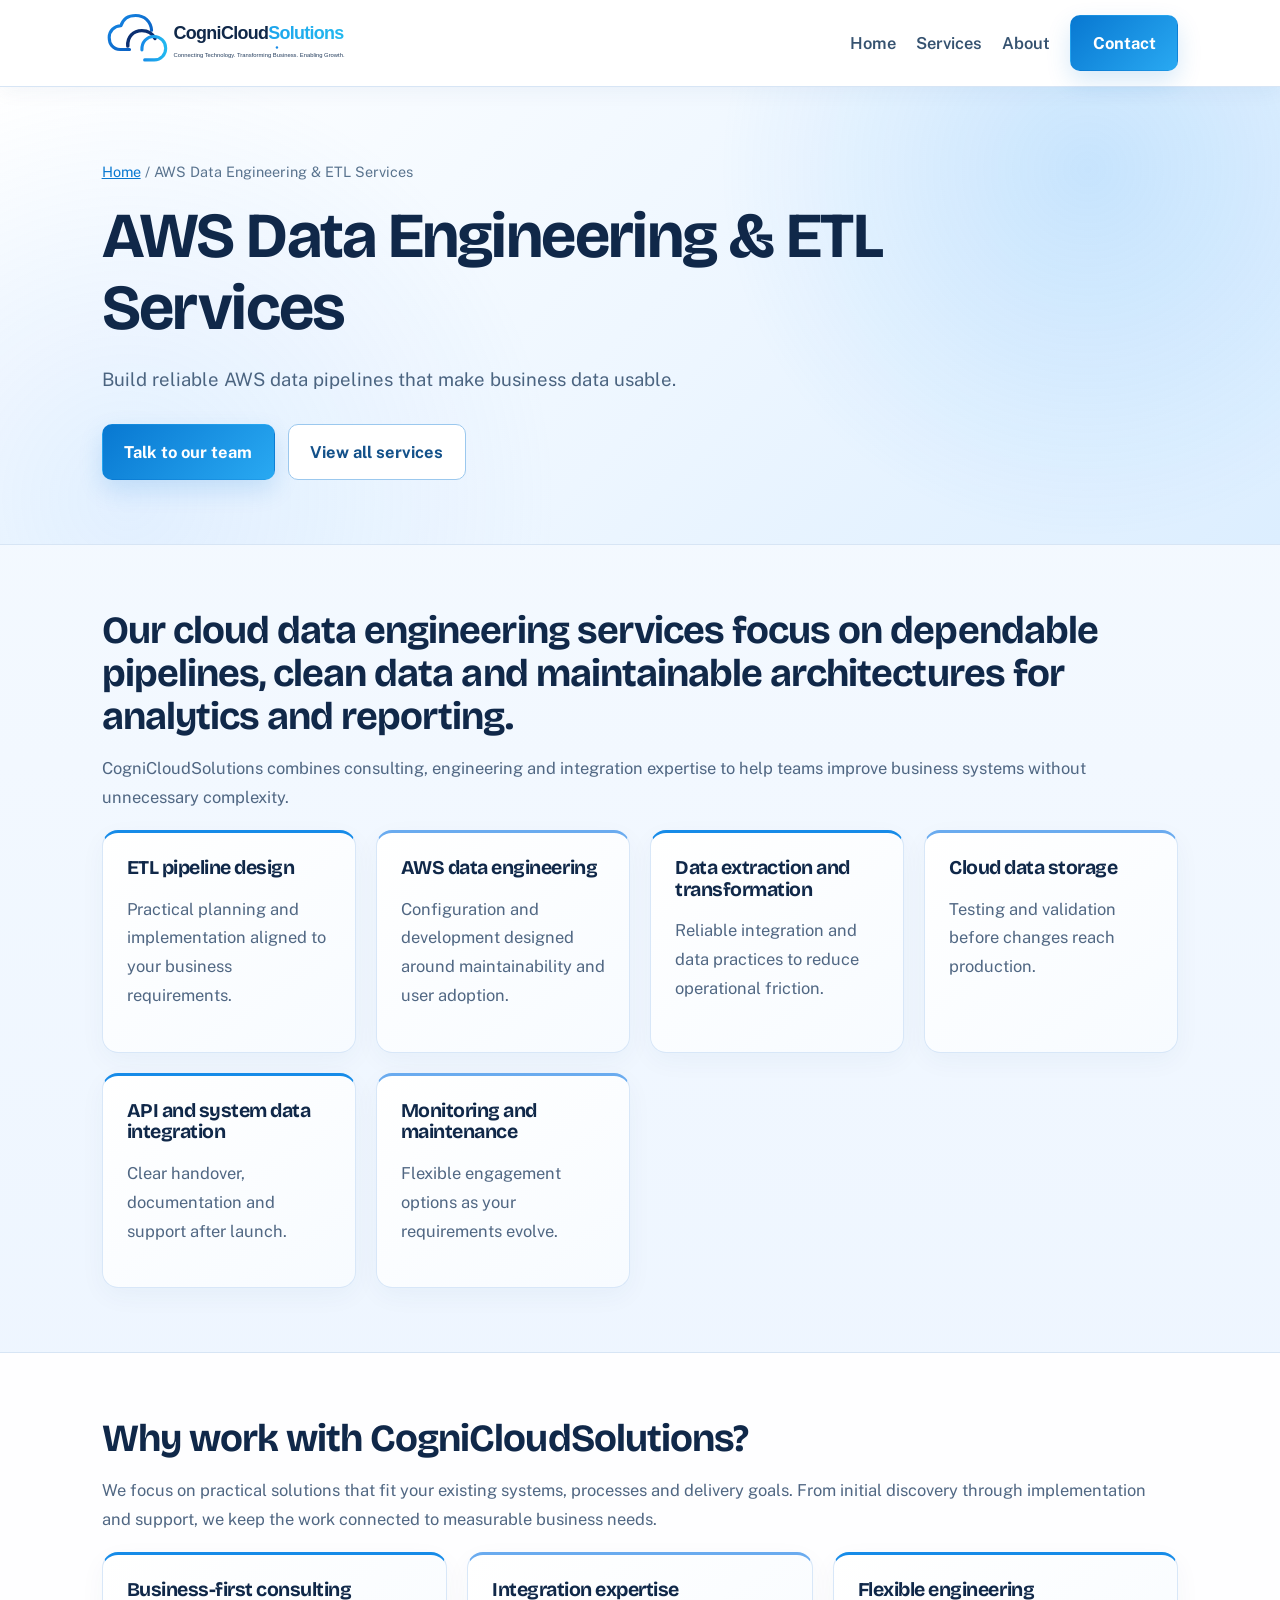
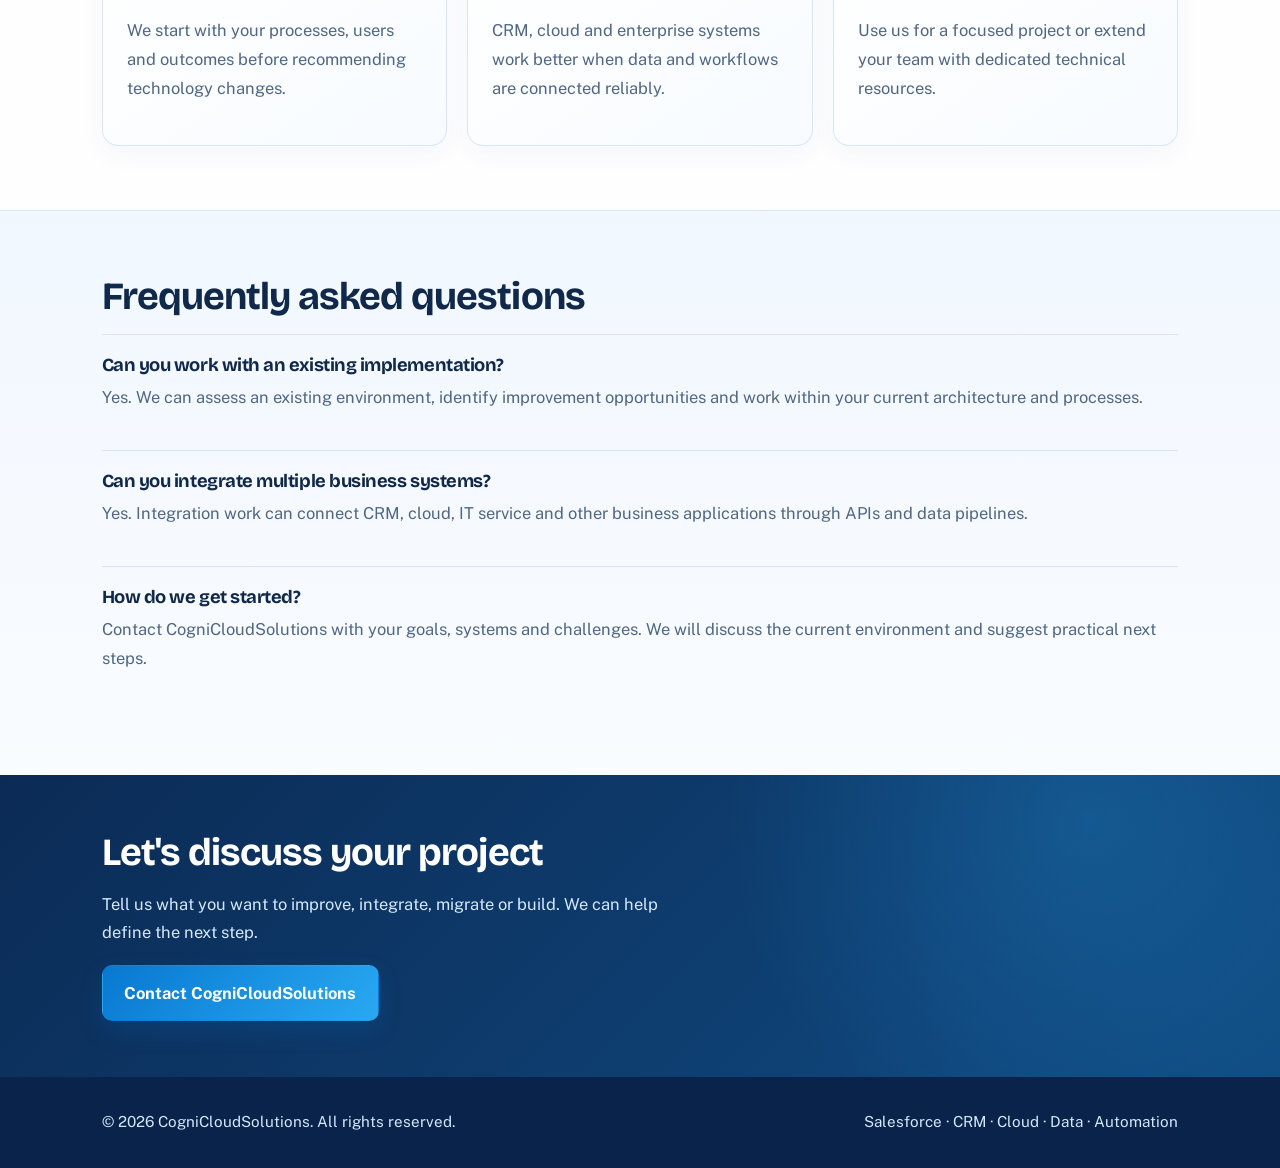
<file: aws-data-engineering-etl/index.html>
<!DOCTYPE html><html lang="en"><head><meta charset="utf-8"><meta name="viewport" content="width=device-width,initial-scale=1"><title>AWS Data Engineering & ETL Services | CogniCloudSolutions</title><meta name="description" content="AWS data engineering and ETL services for reliable cloud data pipelines, integration, transformation and reporting."><link rel="canonical" href="https://www.cognicloudsolutions.com/aws-data-engineering-etl"><meta name="robots" content="index, follow, max-image-preview:large"><meta property="og:type" content="website"><meta property="og:url" content="https://www.cognicloudsolutions.com/aws-data-engineering-etl"><meta property="og:title" content="AWS Data Engineering & ETL Services | CogniCloudSolutions"><meta property="og:description" content="AWS data engineering and ETL services for reliable cloud data pipelines, integration, transformation and reporting."><meta property="og:image" content="https://www.cognicloudsolutions.com/assets/cognicloudsolutions-logo.svg"><link rel="stylesheet" href="/assets/seo.css"><link rel="preconnect" href="https://fonts.googleapis.com"><link rel="preconnect" href="https://fonts.gstatic.com" crossorigin><link href="https://fonts.googleapis.com/css2?family=Bricolage+Grotesque:wght@500;700;800&family=Public+Sans:wght@400;500;600&display=swap" rel="stylesheet"><script type="application/ld+json">{"@context":"https://schema.org","@type":"WebPage","name":"AWS Data Engineering & ETL Services | CogniCloudSolutions","url":"https://www.cognicloudsolutions.com/aws-data-engineering-etl","description":"AWS data engineering and ETL services for reliable cloud data pipelines, integration, transformation and reporting.","isPartOf":{"@type":"WebSite","name":"CogniCloudSolutions","url":"https://www.cognicloudsolutions.com/"}}</script><script type="application/ld+json">{"@context":"https://schema.org","@type":"BreadcrumbList","itemListElement":[{"@type":"ListItem","position":1,"name":"Home","item":"https://www.cognicloudsolutions.com/"},{"@type":"ListItem","position":2,"name":"AWS Data Engineering & ETL Services","item":"https://www.cognicloudsolutions.com/aws-data-engineering-etl"}]}</script></head><body><header><div class="wrap"><a class="logo" href="/" aria-label="CogniCloudSolutions home"><img src="/assets/cognicloudsolutions-logo.svg" alt="CogniCloudSolutions logo"></a><nav><a href="/">Home</a><a href="/#services">Services</a><a href="/#about">About</a><a class="btn" href="/#contact">Contact</a></nav></div></header><main><section class="hero"><div class="wrap"><div class="crumb"><a href="/">Home</a> / AWS Data Engineering & ETL Services</div><h1>AWS Data Engineering & ETL Services</h1><p>Build reliable AWS data pipelines that make business data usable.</p><div class="cta"><a class="btn" href="/#contact">Talk to our team</a><a class="btn ghost" href="/#services">View all services</a></div></div></section><section><div class="wrap"><h2>Our cloud data engineering services focus on dependable pipelines, clean data and maintainable architectures for analytics and reporting.</h2><p class="muted">CogniCloudSolutions combines consulting, engineering and integration expertise to help teams improve business systems without unnecessary complexity.</p><div class="grid"><div class="card"><h3>ETL pipeline design</h3><p class="muted">Practical planning and implementation aligned to your business requirements.</p></div><div class="card"><h3>AWS data engineering</h3><p class="muted">Configuration and development designed around maintainability and user adoption.</p></div><div class="card"><h3>Data extraction and transformation</h3><p class="muted">Reliable integration and data practices to reduce operational friction.</p></div><div class="card"><h3>Cloud data storage</h3><p class="muted">Testing and validation before changes reach production.</p></div><div class="card"><h3>API and system data integration</h3><p class="muted">Clear handover, documentation and support after launch.</p></div><div class="card"><h3>Monitoring and maintenance</h3><p class="muted">Flexible engagement options as your requirements evolve.</p></div></div></div></section><section class="white"><div class="wrap"><h2>Why work with CogniCloudSolutions?</h2><p class="muted">We focus on practical solutions that fit your existing systems, processes and delivery goals. From initial discovery through implementation and support, we keep the work connected to measurable business needs.</p><div class="grid"><div class="card"><h3>Business-first consulting</h3><p class="muted">We start with your processes, users and outcomes before recommending technology changes.</p></div><div class="card"><h3>Integration expertise</h3><p class="muted">CRM, cloud and enterprise systems work better when data and workflows are connected reliably.</p></div><div class="card"><h3>Flexible engineering</h3><p class="muted">Use us for a focused project or extend your team with dedicated technical resources.</p></div></div></div></section><section><div class="wrap"><h2>Frequently asked questions</h2><div class="faq"><h3>Can you work with an existing implementation?</h3><p class="muted">Yes. We can assess an existing environment, identify improvement opportunities and work within your current architecture and processes.</p></div><div class="faq"><h3>Can you integrate multiple business systems?</h3><p class="muted">Yes. Integration work can connect CRM, cloud, IT service and other business applications through APIs and data pipelines.</p></div><div class="faq"><h3>How do we get started?</h3><p class="muted">Contact CogniCloudSolutions with your goals, systems and challenges. We will discuss the current environment and suggest practical next steps.</p></div></div></section><section class="cta-band"><div class="wrap"><h2>Let's discuss your project</h2><p>Tell us what you want to improve, integrate, migrate or build. We can help define the next step.</p><a class="btn" href="/#contact">Contact CogniCloudSolutions</a></div></section></main><footer><div class="wrap"><span>&copy; 2026 CogniCloudSolutions. All rights reserved.</span><span>Salesforce · CRM · Cloud · Data · Automation</span></div></footer></body></html>
</file>
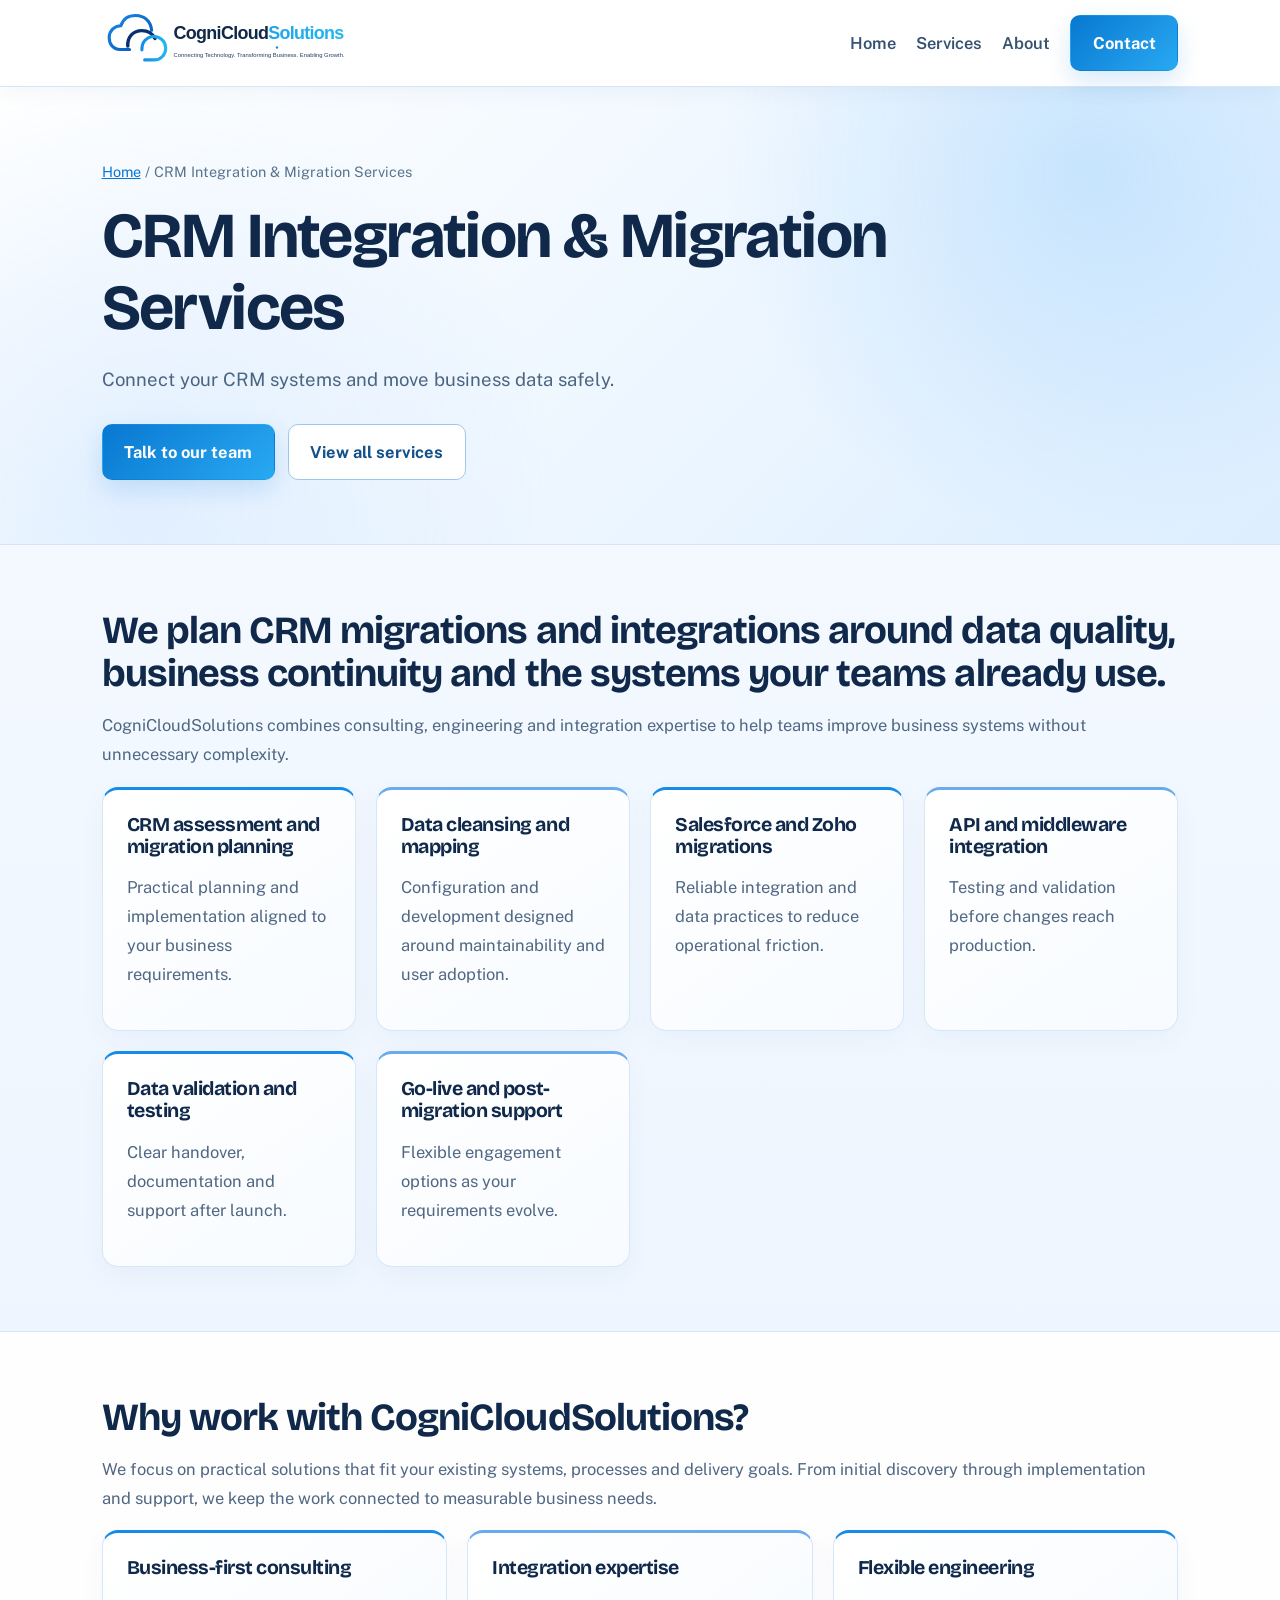
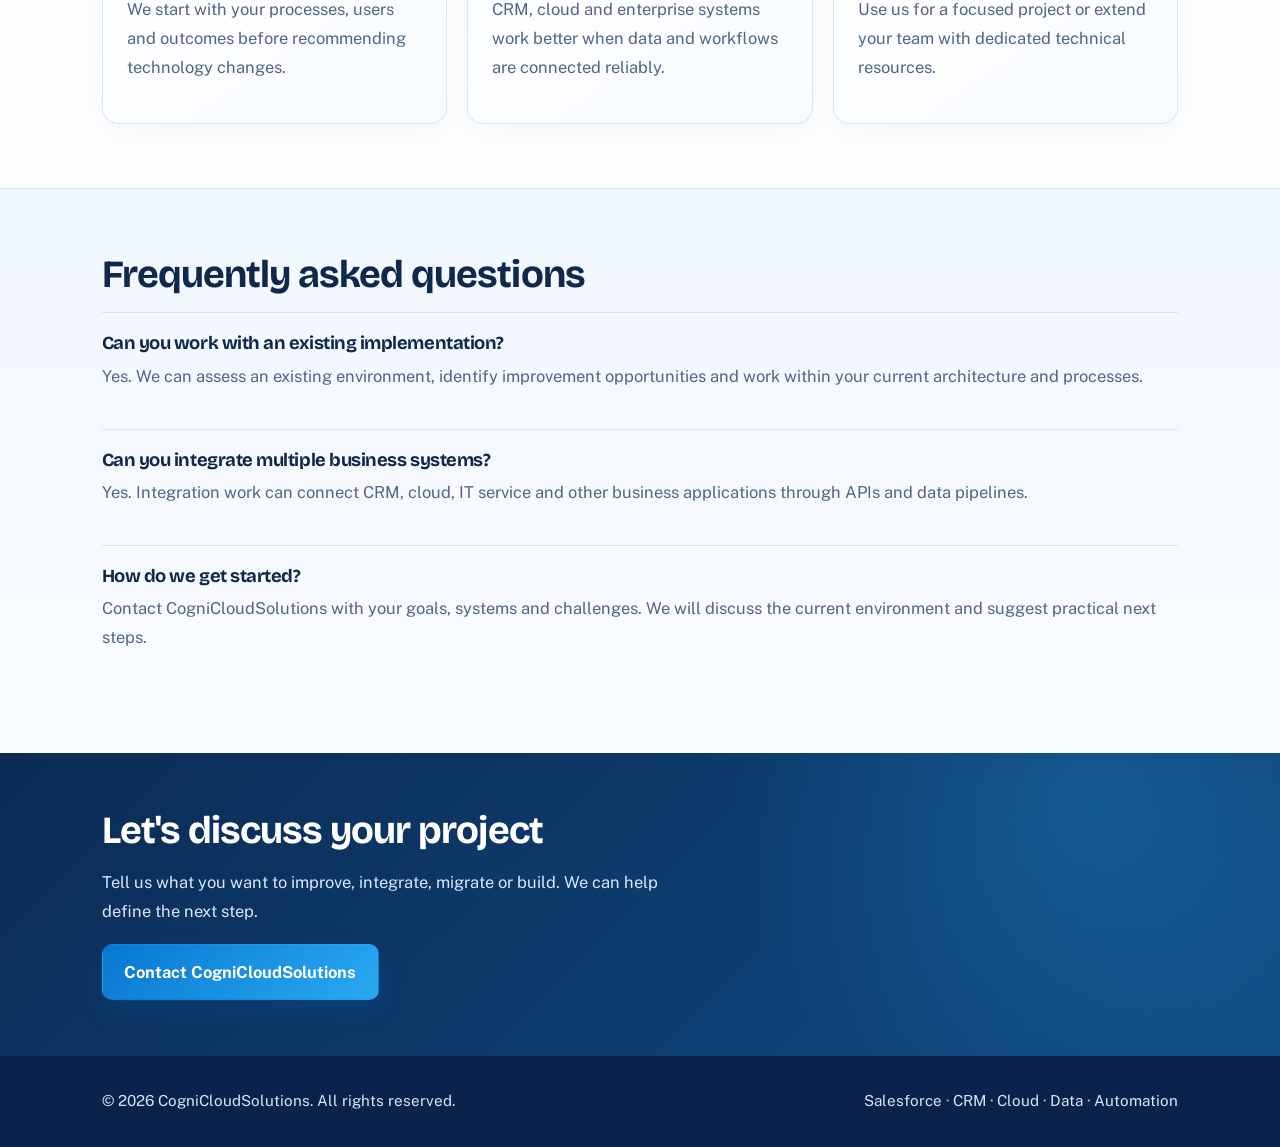
<file: crm-integration-migration/index.html>
<!DOCTYPE html><html lang="en"><head><meta charset="utf-8"><meta name="viewport" content="width=device-width,initial-scale=1"><title>CRM Integration & Migration Services | CogniCloudSolutions</title><meta name="description" content="CRM migration and integration services that connect Salesforce, Zoho and other business systems while protecting data quality."><link rel="canonical" href="https://www.cognicloudsolutions.com/crm-integration-migration"><meta name="robots" content="index, follow, max-image-preview:large"><meta property="og:type" content="website"><meta property="og:url" content="https://www.cognicloudsolutions.com/crm-integration-migration"><meta property="og:title" content="CRM Integration & Migration Services | CogniCloudSolutions"><meta property="og:description" content="CRM migration and integration services that connect Salesforce, Zoho and other business systems while protecting data quality."><meta property="og:image" content="https://www.cognicloudsolutions.com/assets/cognicloudsolutions-logo.svg"><link rel="stylesheet" href="/assets/seo.css"><link rel="preconnect" href="https://fonts.googleapis.com"><link rel="preconnect" href="https://fonts.gstatic.com" crossorigin><link href="https://fonts.googleapis.com/css2?family=Bricolage+Grotesque:wght@500;700;800&family=Public+Sans:wght@400;500;600&display=swap" rel="stylesheet"><script type="application/ld+json">{"@context":"https://schema.org","@type":"WebPage","name":"CRM Integration & Migration Services | CogniCloudSolutions","url":"https://www.cognicloudsolutions.com/crm-integration-migration","description":"CRM migration and integration services that connect Salesforce, Zoho and other business systems while protecting data quality.","isPartOf":{"@type":"WebSite","name":"CogniCloudSolutions","url":"https://www.cognicloudsolutions.com/"}}</script><script type="application/ld+json">{"@context":"https://schema.org","@type":"BreadcrumbList","itemListElement":[{"@type":"ListItem","position":1,"name":"Home","item":"https://www.cognicloudsolutions.com/"},{"@type":"ListItem","position":2,"name":"CRM Integration & Migration Services","item":"https://www.cognicloudsolutions.com/crm-integration-migration"}]}</script></head><body><header><div class="wrap"><a class="logo" href="/" aria-label="CogniCloudSolutions home"><img src="/assets/cognicloudsolutions-logo.svg" alt="CogniCloudSolutions logo"></a><nav><a href="/">Home</a><a href="/#services">Services</a><a href="/#about">About</a><a class="btn" href="/#contact">Contact</a></nav></div></header><main><section class="hero"><div class="wrap"><div class="crumb"><a href="/">Home</a> / CRM Integration & Migration Services</div><h1>CRM Integration & Migration Services</h1><p>Connect your CRM systems and move business data safely.</p><div class="cta"><a class="btn" href="/#contact">Talk to our team</a><a class="btn ghost" href="/#services">View all services</a></div></div></section><section><div class="wrap"><h2>We plan CRM migrations and integrations around data quality, business continuity and the systems your teams already use.</h2><p class="muted">CogniCloudSolutions combines consulting, engineering and integration expertise to help teams improve business systems without unnecessary complexity.</p><div class="grid"><div class="card"><h3>CRM assessment and migration planning</h3><p class="muted">Practical planning and implementation aligned to your business requirements.</p></div><div class="card"><h3>Data cleansing and mapping</h3><p class="muted">Configuration and development designed around maintainability and user adoption.</p></div><div class="card"><h3>Salesforce and Zoho migrations</h3><p class="muted">Reliable integration and data practices to reduce operational friction.</p></div><div class="card"><h3>API and middleware integration</h3><p class="muted">Testing and validation before changes reach production.</p></div><div class="card"><h3>Data validation and testing</h3><p class="muted">Clear handover, documentation and support after launch.</p></div><div class="card"><h3>Go-live and post-migration support</h3><p class="muted">Flexible engagement options as your requirements evolve.</p></div></div></div></section><section class="white"><div class="wrap"><h2>Why work with CogniCloudSolutions?</h2><p class="muted">We focus on practical solutions that fit your existing systems, processes and delivery goals. From initial discovery through implementation and support, we keep the work connected to measurable business needs.</p><div class="grid"><div class="card"><h3>Business-first consulting</h3><p class="muted">We start with your processes, users and outcomes before recommending technology changes.</p></div><div class="card"><h3>Integration expertise</h3><p class="muted">CRM, cloud and enterprise systems work better when data and workflows are connected reliably.</p></div><div class="card"><h3>Flexible engineering</h3><p class="muted">Use us for a focused project or extend your team with dedicated technical resources.</p></div></div></div></section><section><div class="wrap"><h2>Frequently asked questions</h2><div class="faq"><h3>Can you work with an existing implementation?</h3><p class="muted">Yes. We can assess an existing environment, identify improvement opportunities and work within your current architecture and processes.</p></div><div class="faq"><h3>Can you integrate multiple business systems?</h3><p class="muted">Yes. Integration work can connect CRM, cloud, IT service and other business applications through APIs and data pipelines.</p></div><div class="faq"><h3>How do we get started?</h3><p class="muted">Contact CogniCloudSolutions with your goals, systems and challenges. We will discuss the current environment and suggest practical next steps.</p></div></div></section><section class="cta-band"><div class="wrap"><h2>Let's discuss your project</h2><p>Tell us what you want to improve, integrate, migrate or build. We can help define the next step.</p><a class="btn" href="/#contact">Contact CogniCloudSolutions</a></div></section></main><footer><div class="wrap"><span>&copy; 2026 CogniCloudSolutions. All rights reserved.</span><span>Salesforce · CRM · Cloud · Data · Automation</span></div></footer></body></html>
</file>
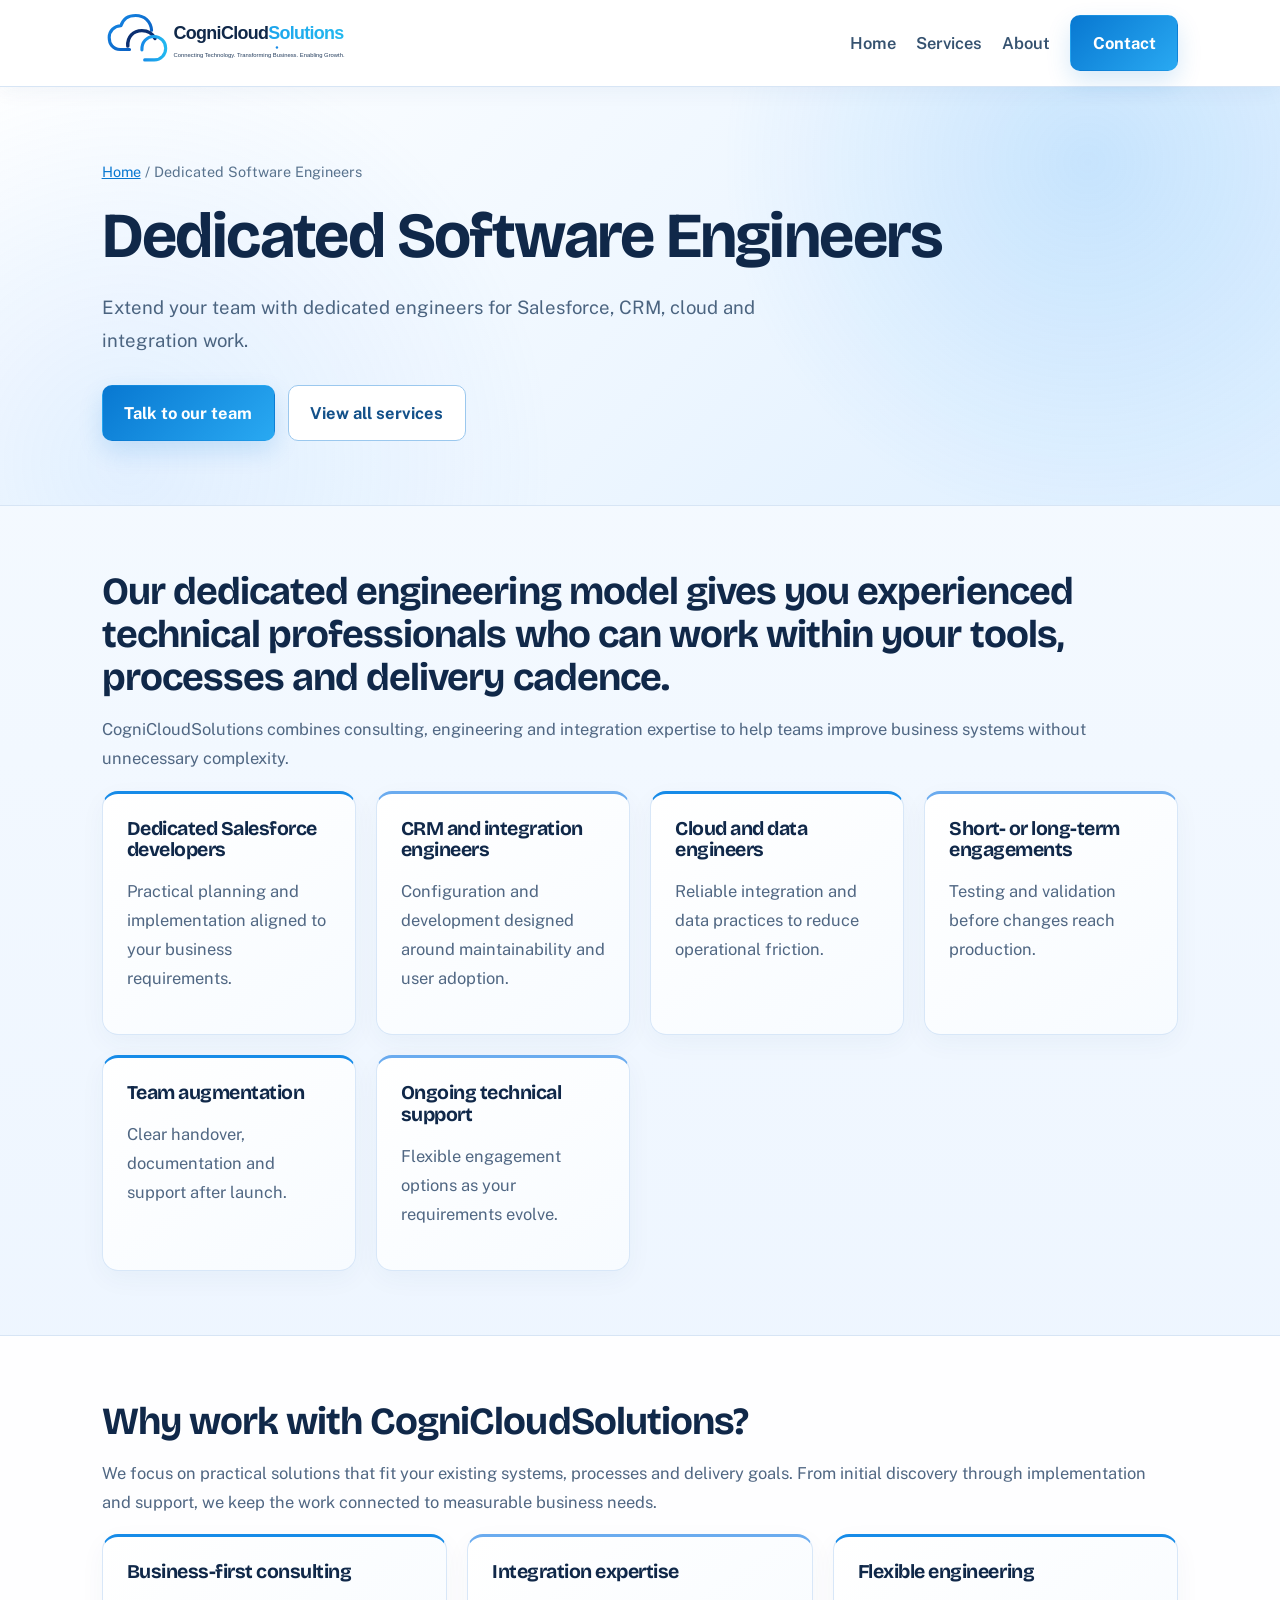
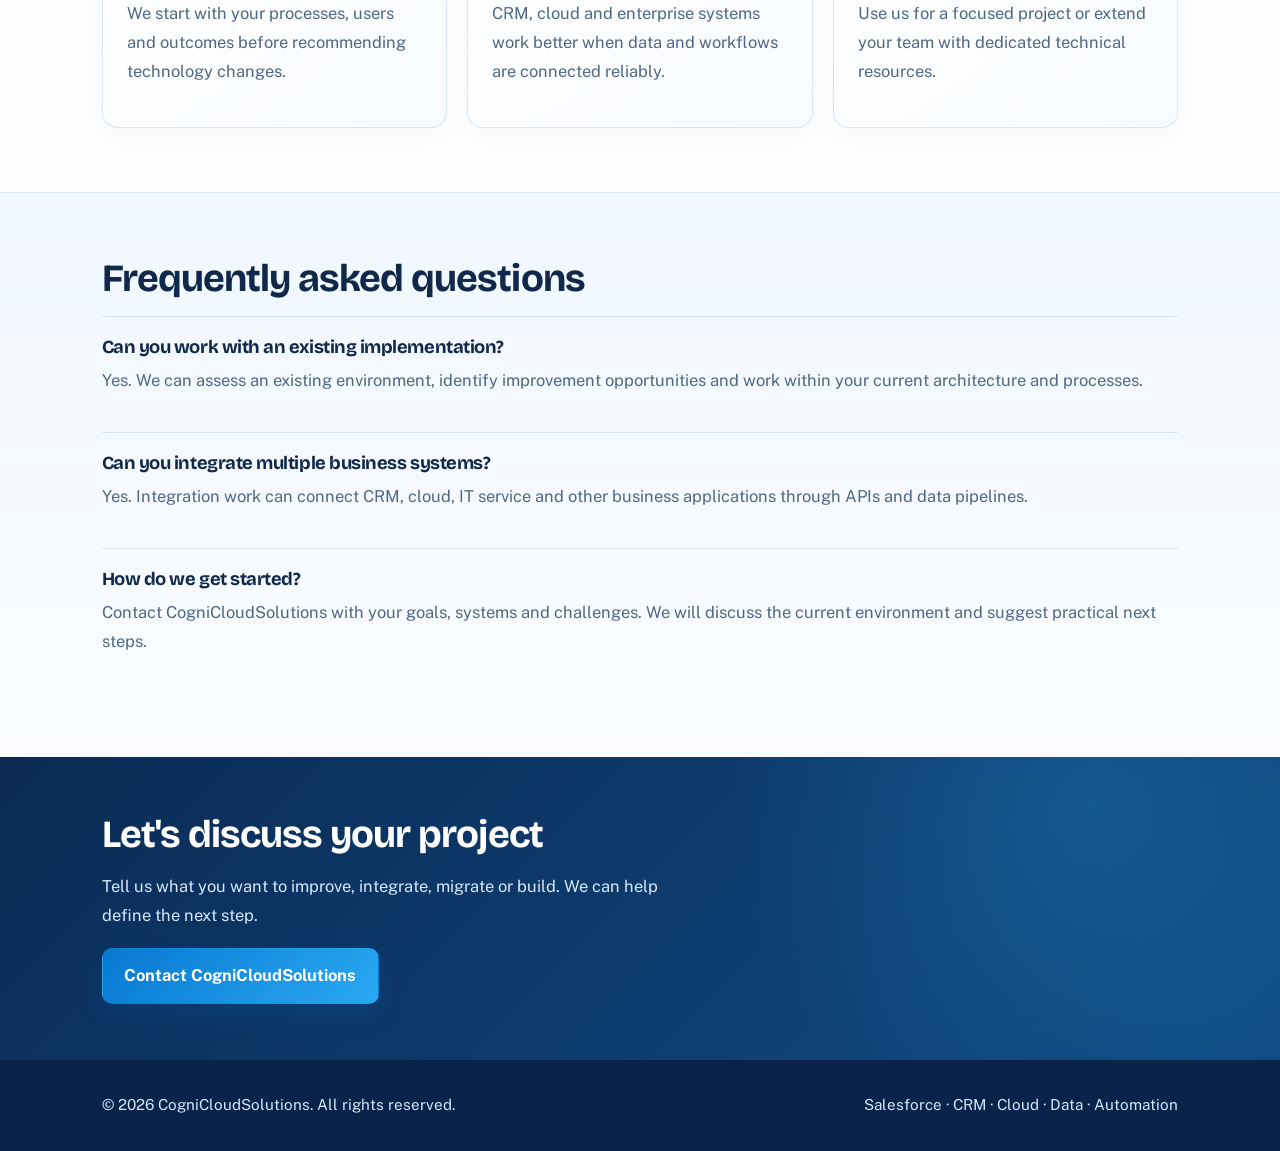
<file: dedicated-software-engineers/index.html>
<!DOCTYPE html><html lang="en"><head><meta charset="utf-8"><meta name="viewport" content="width=device-width,initial-scale=1"><title>Dedicated Software Engineers | Salesforce & Cloud Developers | CogniCloudSolutions</title><meta name="description" content="Hire dedicated software engineers, Salesforce developers, CRM consultants and cloud engineers to extend your delivery team."><link rel="canonical" href="https://www.cognicloudsolutions.com/dedicated-software-engineers"><meta name="robots" content="index, follow, max-image-preview:large"><meta property="og:type" content="website"><meta property="og:url" content="https://www.cognicloudsolutions.com/dedicated-software-engineers"><meta property="og:title" content="Dedicated Software Engineers | Salesforce & Cloud Developers | CogniCloudSolutions"><meta property="og:description" content="Hire dedicated software engineers, Salesforce developers, CRM consultants and cloud engineers to extend your delivery team."><meta property="og:image" content="https://www.cognicloudsolutions.com/assets/cognicloudsolutions-logo.svg"><link rel="stylesheet" href="/assets/seo.css"><link rel="preconnect" href="https://fonts.googleapis.com"><link rel="preconnect" href="https://fonts.gstatic.com" crossorigin><link href="https://fonts.googleapis.com/css2?family=Bricolage+Grotesque:wght@500;700;800&family=Public+Sans:wght@400;500;600&display=swap" rel="stylesheet"><script type="application/ld+json">{"@context":"https://schema.org","@type":"WebPage","name":"Dedicated Software Engineers | Salesforce & Cloud Developers | CogniCloudSolutions","url":"https://www.cognicloudsolutions.com/dedicated-software-engineers","description":"Hire dedicated software engineers, Salesforce developers, CRM consultants and cloud engineers to extend your delivery team.","isPartOf":{"@type":"WebSite","name":"CogniCloudSolutions","url":"https://www.cognicloudsolutions.com/"}}</script><script type="application/ld+json">{"@context":"https://schema.org","@type":"BreadcrumbList","itemListElement":[{"@type":"ListItem","position":1,"name":"Home","item":"https://www.cognicloudsolutions.com/"},{"@type":"ListItem","position":2,"name":"Dedicated Software Engineers","item":"https://www.cognicloudsolutions.com/dedicated-software-engineers"}]}</script></head><body><header><div class="wrap"><a class="logo" href="/" aria-label="CogniCloudSolutions home"><img src="/assets/cognicloudsolutions-logo.svg" alt="CogniCloudSolutions logo"></a><nav><a href="/">Home</a><a href="/#services">Services</a><a href="/#about">About</a><a class="btn" href="/#contact">Contact</a></nav></div></header><main><section class="hero"><div class="wrap"><div class="crumb"><a href="/">Home</a> / Dedicated Software Engineers</div><h1>Dedicated Software Engineers</h1><p>Extend your team with dedicated engineers for Salesforce, CRM, cloud and integration work.</p><div class="cta"><a class="btn" href="/#contact">Talk to our team</a><a class="btn ghost" href="/#services">View all services</a></div></div></section><section><div class="wrap"><h2>Our dedicated engineering model gives you experienced technical professionals who can work within your tools, processes and delivery cadence.</h2><p class="muted">CogniCloudSolutions combines consulting, engineering and integration expertise to help teams improve business systems without unnecessary complexity.</p><div class="grid"><div class="card"><h3>Dedicated Salesforce developers</h3><p class="muted">Practical planning and implementation aligned to your business requirements.</p></div><div class="card"><h3>CRM and integration engineers</h3><p class="muted">Configuration and development designed around maintainability and user adoption.</p></div><div class="card"><h3>Cloud and data engineers</h3><p class="muted">Reliable integration and data practices to reduce operational friction.</p></div><div class="card"><h3>Short- or long-term engagements</h3><p class="muted">Testing and validation before changes reach production.</p></div><div class="card"><h3>Team augmentation</h3><p class="muted">Clear handover, documentation and support after launch.</p></div><div class="card"><h3>Ongoing technical support</h3><p class="muted">Flexible engagement options as your requirements evolve.</p></div></div></div></section><section class="white"><div class="wrap"><h2>Why work with CogniCloudSolutions?</h2><p class="muted">We focus on practical solutions that fit your existing systems, processes and delivery goals. From initial discovery through implementation and support, we keep the work connected to measurable business needs.</p><div class="grid"><div class="card"><h3>Business-first consulting</h3><p class="muted">We start with your processes, users and outcomes before recommending technology changes.</p></div><div class="card"><h3>Integration expertise</h3><p class="muted">CRM, cloud and enterprise systems work better when data and workflows are connected reliably.</p></div><div class="card"><h3>Flexible engineering</h3><p class="muted">Use us for a focused project or extend your team with dedicated technical resources.</p></div></div></div></section><section><div class="wrap"><h2>Frequently asked questions</h2><div class="faq"><h3>Can you work with an existing implementation?</h3><p class="muted">Yes. We can assess an existing environment, identify improvement opportunities and work within your current architecture and processes.</p></div><div class="faq"><h3>Can you integrate multiple business systems?</h3><p class="muted">Yes. Integration work can connect CRM, cloud, IT service and other business applications through APIs and data pipelines.</p></div><div class="faq"><h3>How do we get started?</h3><p class="muted">Contact CogniCloudSolutions with your goals, systems and challenges. We will discuss the current environment and suggest practical next steps.</p></div></div></section><section class="cta-band"><div class="wrap"><h2>Let's discuss your project</h2><p>Tell us what you want to improve, integrate, migrate or build. We can help define the next step.</p><a class="btn" href="/#contact">Contact CogniCloudSolutions</a></div></section></main><footer><div class="wrap"><span>&copy; 2026 CogniCloudSolutions. All rights reserved.</span><span>Salesforce · CRM · Cloud · Data · Automation</span></div></footer></body></html>
</file>
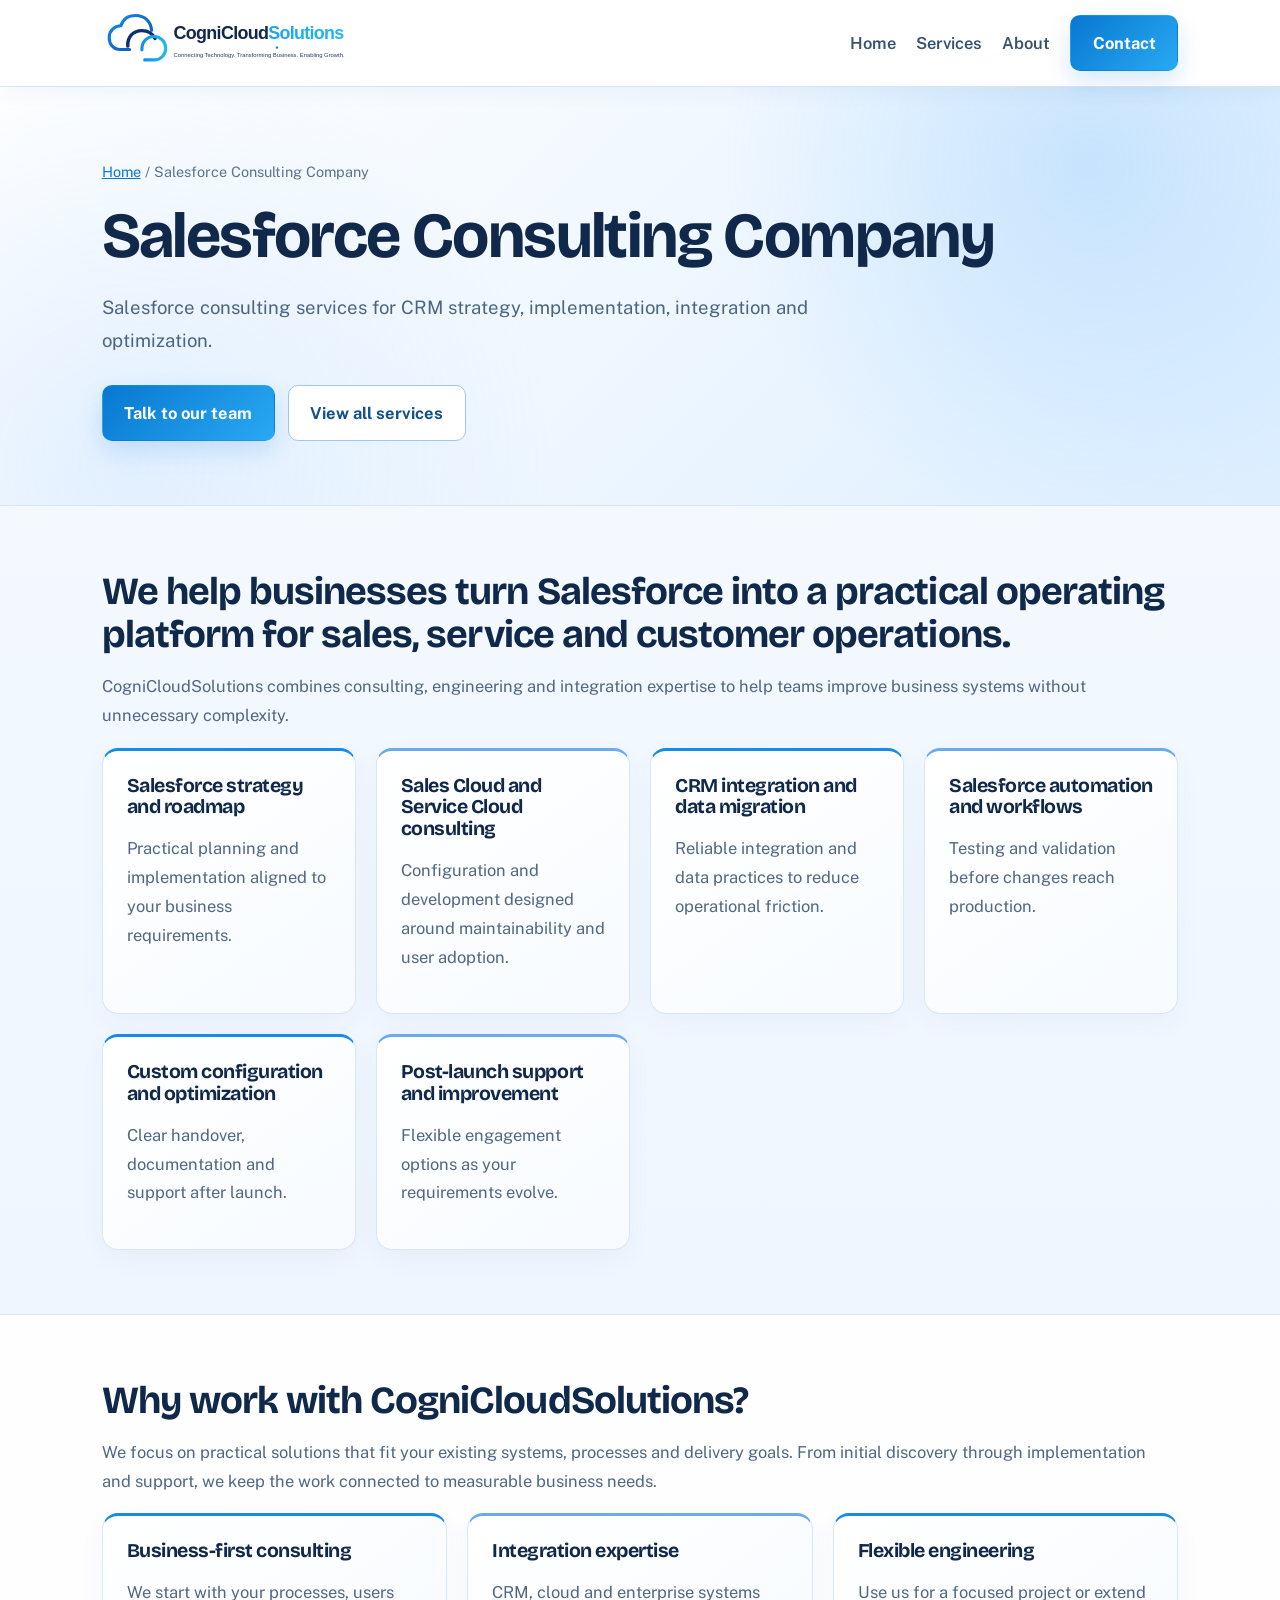
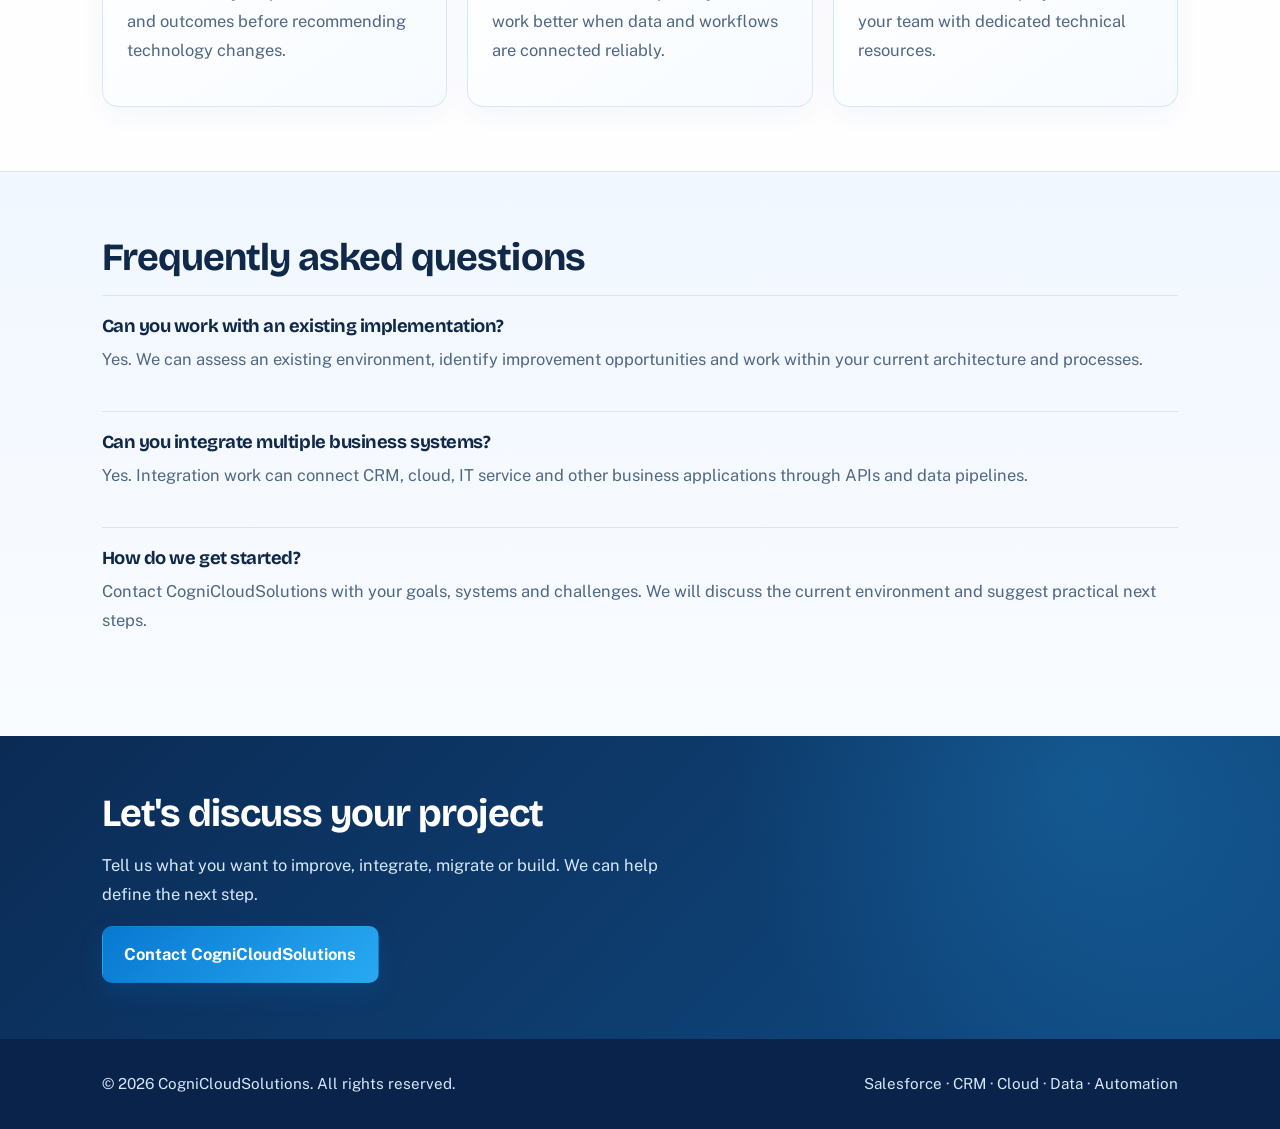
<file: salesforce-consulting/index.html>
<!DOCTYPE html><html lang="en"><head><meta charset="utf-8"><meta name="viewport" content="width=device-width,initial-scale=1"><title>Salesforce Consulting Company | Salesforce Consultants | CogniCloudSolutions</title><meta name="description" content="CogniCloudSolutions provides Salesforce consulting services for organizations that need CRM strategy, implementation, integration, automation and ongoing Salesforce support."><link rel="canonical" href="https://www.cognicloudsolutions.com/salesforce-consulting"><meta name="robots" content="index, follow, max-image-preview:large"><meta property="og:type" content="website"><meta property="og:url" content="https://www.cognicloudsolutions.com/salesforce-consulting"><meta property="og:title" content="Salesforce Consulting Company | Salesforce Consultants | CogniCloudSolutions"><meta property="og:description" content="CogniCloudSolutions provides Salesforce consulting services for organizations that need CRM strategy, implementation, integration, automation and ongoing Salesforce support."><meta property="og:image" content="https://www.cognicloudsolutions.com/assets/cognicloudsolutions-logo.svg"><link rel="stylesheet" href="/assets/seo.css"><link rel="preconnect" href="https://fonts.googleapis.com"><link rel="preconnect" href="https://fonts.gstatic.com" crossorigin><link href="https://fonts.googleapis.com/css2?family=Bricolage+Grotesque:wght@500;700;800&family=Public+Sans:wght@400;500;600&display=swap" rel="stylesheet"><script type="application/ld+json">{"@context":"https://schema.org","@type":"WebPage","name":"Salesforce Consulting Company | Salesforce Consultants | CogniCloudSolutions","url":"https://www.cognicloudsolutions.com/salesforce-consulting","description":"CogniCloudSolutions provides Salesforce consulting services for organizations that need CRM strategy, implementation, integration, automation and ongoing Salesforce support.","isPartOf":{"@type":"WebSite","name":"CogniCloudSolutions","url":"https://www.cognicloudsolutions.com/"}}</script><script type="application/ld+json">{"@context":"https://schema.org","@type":"BreadcrumbList","itemListElement":[{"@type":"ListItem","position":1,"name":"Home","item":"https://www.cognicloudsolutions.com/"},{"@type":"ListItem","position":2,"name":"Salesforce Consulting Company","item":"https://www.cognicloudsolutions.com/salesforce-consulting"}]}</script></head><body><header><div class="wrap"><a class="logo" href="/" aria-label="CogniCloudSolutions home"><img src="/assets/cognicloudsolutions-logo.svg" alt="CogniCloudSolutions logo"></a><nav><a href="/">Home</a><a href="/#services">Services</a><a href="/#about">About</a><a class="btn" href="/#contact">Contact</a></nav></div></header><main><section class="hero"><div class="wrap"><div class="crumb"><a href="/">Home</a> / Salesforce Consulting Company</div><h1>Salesforce Consulting Company</h1><p>Salesforce consulting services for CRM strategy, implementation, integration and optimization.</p><div class="cta"><a class="btn" href="/#contact">Talk to our team</a><a class="btn ghost" href="/#services">View all services</a></div></div></section><section><div class="wrap"><h2>We help businesses turn Salesforce into a practical operating platform for sales, service and customer operations.</h2><p class="muted">CogniCloudSolutions combines consulting, engineering and integration expertise to help teams improve business systems without unnecessary complexity.</p><div class="grid"><div class="card"><h3>Salesforce strategy and roadmap</h3><p class="muted">Practical planning and implementation aligned to your business requirements.</p></div><div class="card"><h3>Sales Cloud and Service Cloud consulting</h3><p class="muted">Configuration and development designed around maintainability and user adoption.</p></div><div class="card"><h3>CRM integration and data migration</h3><p class="muted">Reliable integration and data practices to reduce operational friction.</p></div><div class="card"><h3>Salesforce automation and workflows</h3><p class="muted">Testing and validation before changes reach production.</p></div><div class="card"><h3>Custom configuration and optimization</h3><p class="muted">Clear handover, documentation and support after launch.</p></div><div class="card"><h3>Post-launch support and improvement</h3><p class="muted">Flexible engagement options as your requirements evolve.</p></div></div></div></section><section class="white"><div class="wrap"><h2>Why work with CogniCloudSolutions?</h2><p class="muted">We focus on practical solutions that fit your existing systems, processes and delivery goals. From initial discovery through implementation and support, we keep the work connected to measurable business needs.</p><div class="grid"><div class="card"><h3>Business-first consulting</h3><p class="muted">We start with your processes, users and outcomes before recommending technology changes.</p></div><div class="card"><h3>Integration expertise</h3><p class="muted">CRM, cloud and enterprise systems work better when data and workflows are connected reliably.</p></div><div class="card"><h3>Flexible engineering</h3><p class="muted">Use us for a focused project or extend your team with dedicated technical resources.</p></div></div></div></section><section><div class="wrap"><h2>Frequently asked questions</h2><div class="faq"><h3>Can you work with an existing implementation?</h3><p class="muted">Yes. We can assess an existing environment, identify improvement opportunities and work within your current architecture and processes.</p></div><div class="faq"><h3>Can you integrate multiple business systems?</h3><p class="muted">Yes. Integration work can connect CRM, cloud, IT service and other business applications through APIs and data pipelines.</p></div><div class="faq"><h3>How do we get started?</h3><p class="muted">Contact CogniCloudSolutions with your goals, systems and challenges. We will discuss the current environment and suggest practical next steps.</p></div></div></section><section class="cta-band"><div class="wrap"><h2>Let's discuss your project</h2><p>Tell us what you want to improve, integrate, migrate or build. We can help define the next step.</p><a class="btn" href="/#contact">Contact CogniCloudSolutions</a></div></section></main><footer><div class="wrap"><span>&copy; 2026 CogniCloudSolutions. All rights reserved.</span><span>Salesforce · CRM · Cloud · Data · Automation</span></div></footer></body></html>
</file>
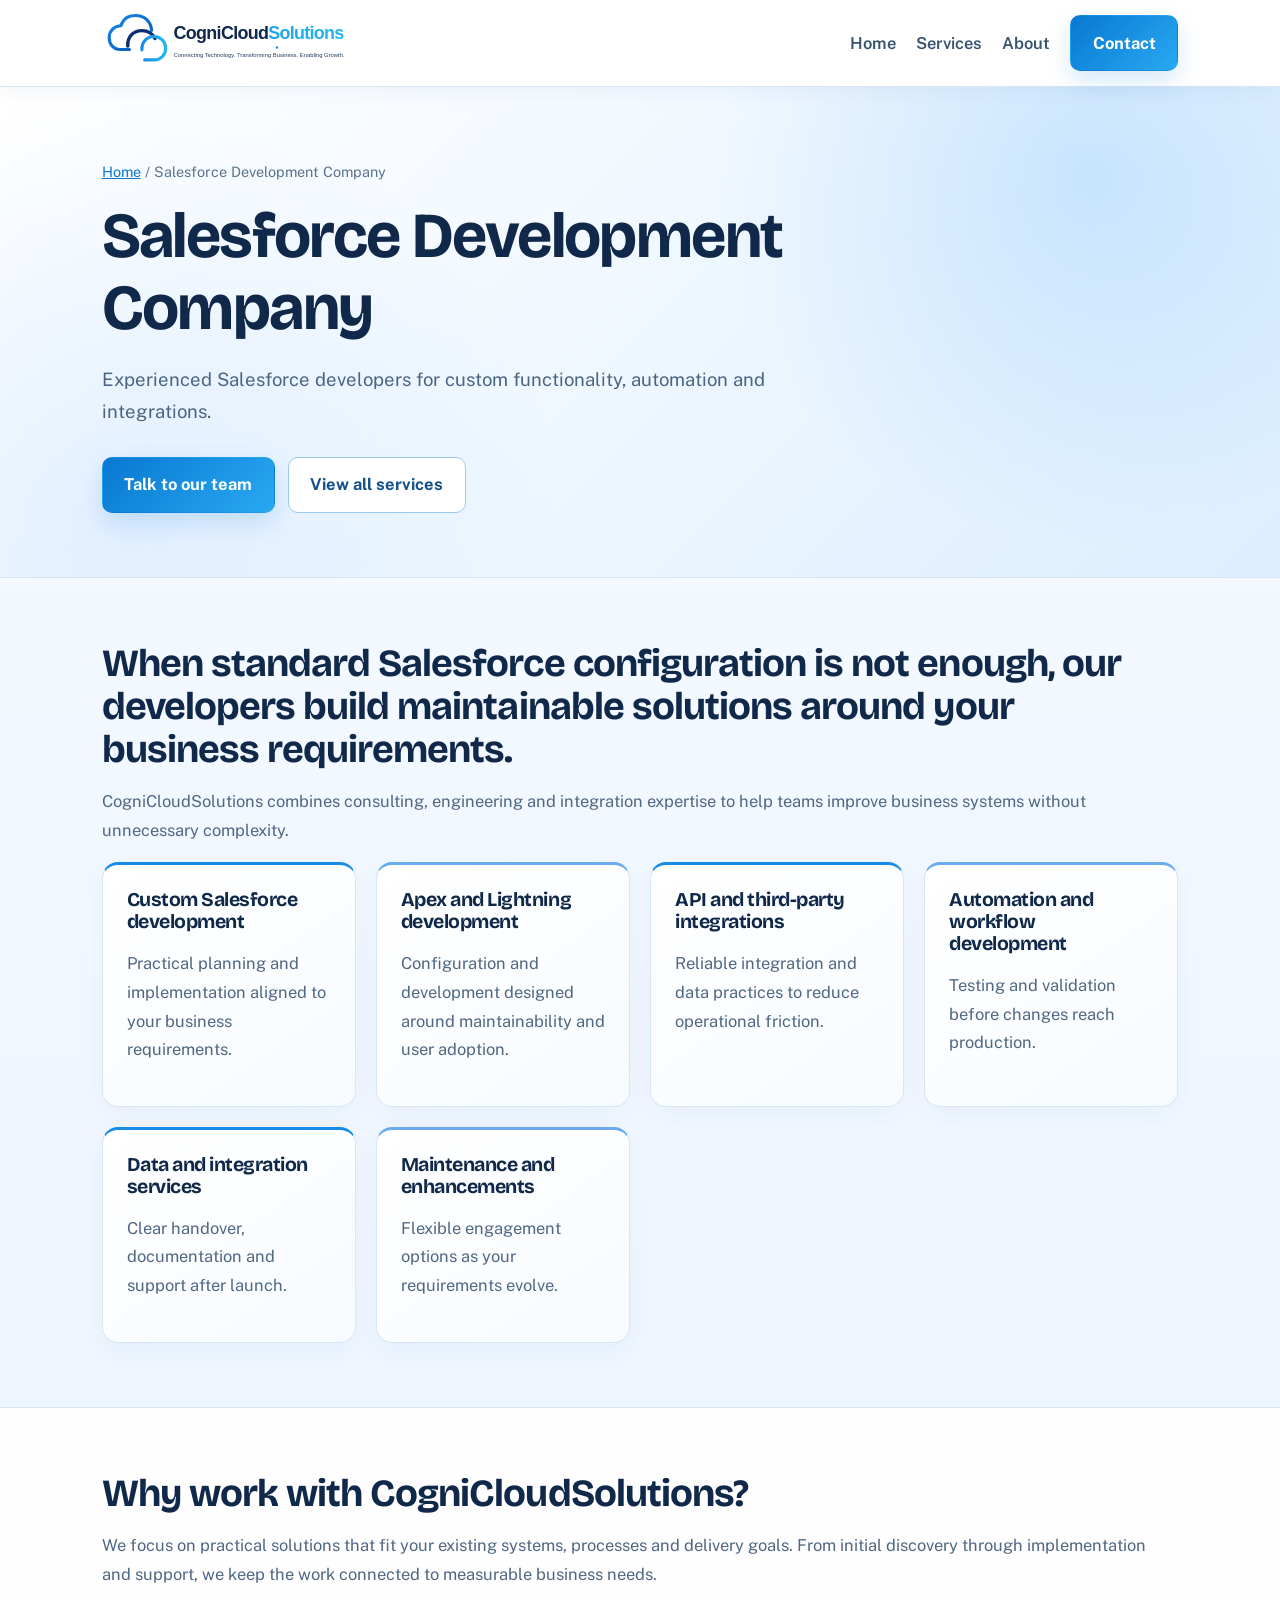
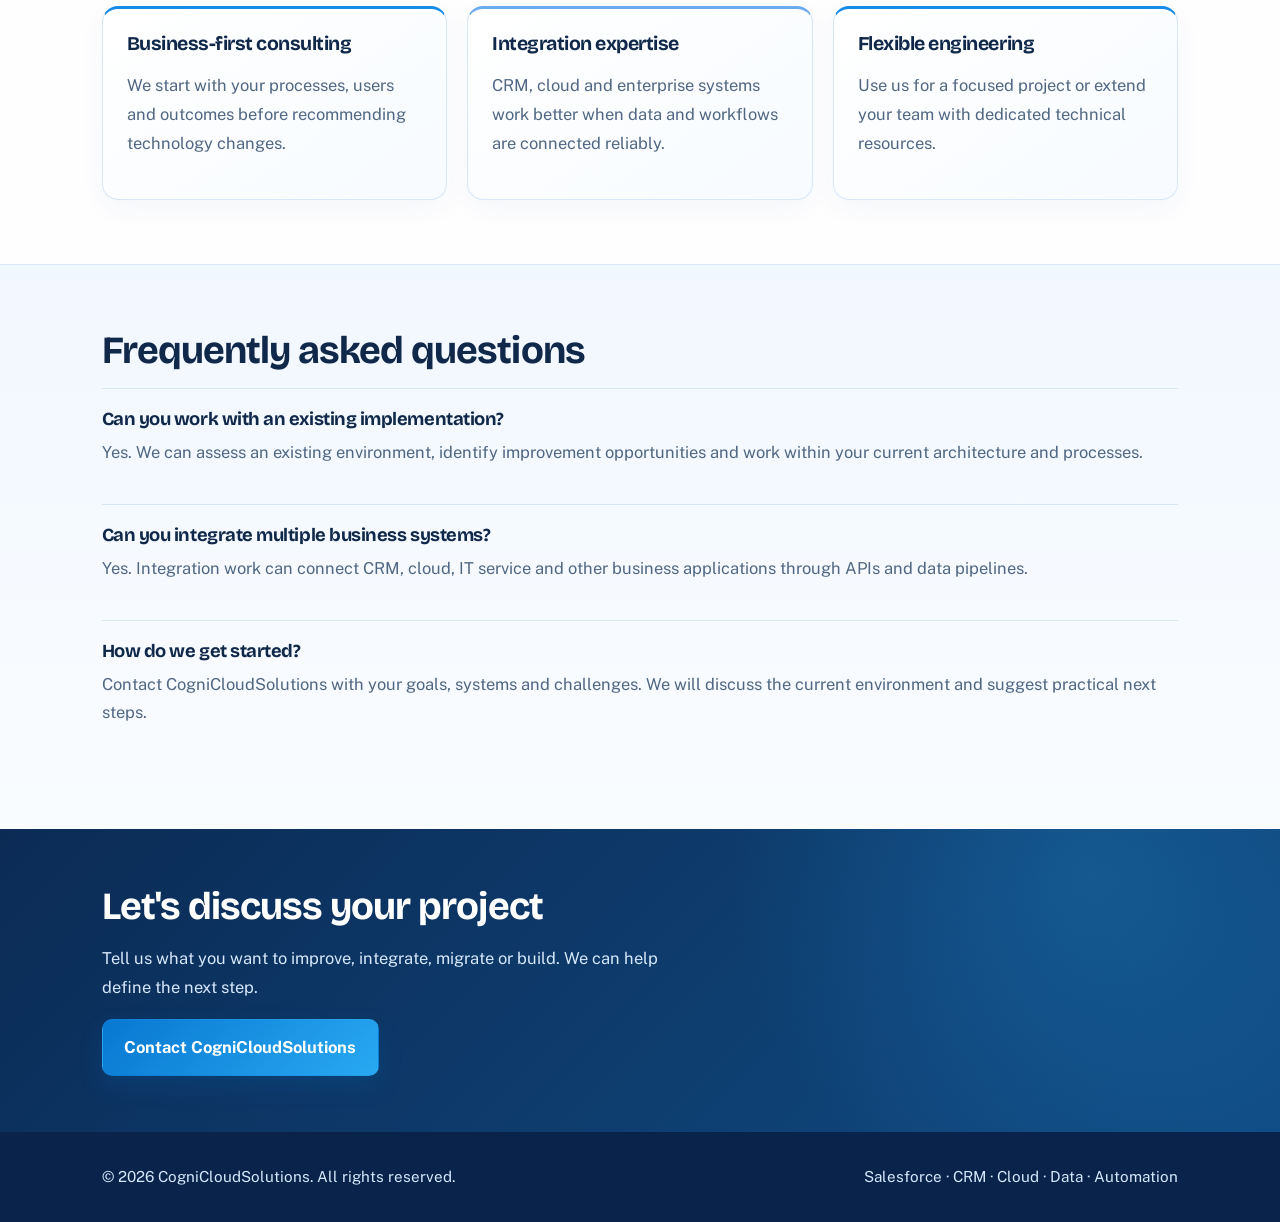
<file: salesforce-development/index.html>
<!DOCTYPE html><html lang="en"><head><meta charset="utf-8"><meta name="viewport" content="width=device-width,initial-scale=1"><title>Salesforce Development Company | Salesforce Developers | CogniCloudSolutions</title><meta name="description" content="Salesforce development services for custom CRM functionality, integrations, automation and scalable Salesforce solutions."><link rel="canonical" href="https://www.cognicloudsolutions.com/salesforce-development"><meta name="robots" content="index, follow, max-image-preview:large"><meta property="og:type" content="website"><meta property="og:url" content="https://www.cognicloudsolutions.com/salesforce-development"><meta property="og:title" content="Salesforce Development Company | Salesforce Developers | CogniCloudSolutions"><meta property="og:description" content="Salesforce development services for custom CRM functionality, integrations, automation and scalable Salesforce solutions."><meta property="og:image" content="https://www.cognicloudsolutions.com/assets/cognicloudsolutions-logo.svg"><link rel="stylesheet" href="/assets/seo.css"><link rel="preconnect" href="https://fonts.googleapis.com"><link rel="preconnect" href="https://fonts.gstatic.com" crossorigin><link href="https://fonts.googleapis.com/css2?family=Bricolage+Grotesque:wght@500;700;800&family=Public+Sans:wght@400;500;600&display=swap" rel="stylesheet"><script type="application/ld+json">{"@context":"https://schema.org","@type":"WebPage","name":"Salesforce Development Company | Salesforce Developers | CogniCloudSolutions","url":"https://www.cognicloudsolutions.com/salesforce-development","description":"Salesforce development services for custom CRM functionality, integrations, automation and scalable Salesforce solutions.","isPartOf":{"@type":"WebSite","name":"CogniCloudSolutions","url":"https://www.cognicloudsolutions.com/"}}</script><script type="application/ld+json">{"@context":"https://schema.org","@type":"BreadcrumbList","itemListElement":[{"@type":"ListItem","position":1,"name":"Home","item":"https://www.cognicloudsolutions.com/"},{"@type":"ListItem","position":2,"name":"Salesforce Development Company","item":"https://www.cognicloudsolutions.com/salesforce-development"}]}</script></head><body><header><div class="wrap"><a class="logo" href="/" aria-label="CogniCloudSolutions home"><img src="/assets/cognicloudsolutions-logo.svg" alt="CogniCloudSolutions logo"></a><nav><a href="/">Home</a><a href="/#services">Services</a><a href="/#about">About</a><a class="btn" href="/#contact">Contact</a></nav></div></header><main><section class="hero"><div class="wrap"><div class="crumb"><a href="/">Home</a> / Salesforce Development Company</div><h1>Salesforce Development Company</h1><p>Experienced Salesforce developers for custom functionality, automation and integrations.</p><div class="cta"><a class="btn" href="/#contact">Talk to our team</a><a class="btn ghost" href="/#services">View all services</a></div></div></section><section><div class="wrap"><h2>When standard Salesforce configuration is not enough, our developers build maintainable solutions around your business requirements.</h2><p class="muted">CogniCloudSolutions combines consulting, engineering and integration expertise to help teams improve business systems without unnecessary complexity.</p><div class="grid"><div class="card"><h3>Custom Salesforce development</h3><p class="muted">Practical planning and implementation aligned to your business requirements.</p></div><div class="card"><h3>Apex and Lightning development</h3><p class="muted">Configuration and development designed around maintainability and user adoption.</p></div><div class="card"><h3>API and third-party integrations</h3><p class="muted">Reliable integration and data practices to reduce operational friction.</p></div><div class="card"><h3>Automation and workflow development</h3><p class="muted">Testing and validation before changes reach production.</p></div><div class="card"><h3>Data and integration services</h3><p class="muted">Clear handover, documentation and support after launch.</p></div><div class="card"><h3>Maintenance and enhancements</h3><p class="muted">Flexible engagement options as your requirements evolve.</p></div></div></div></section><section class="white"><div class="wrap"><h2>Why work with CogniCloudSolutions?</h2><p class="muted">We focus on practical solutions that fit your existing systems, processes and delivery goals. From initial discovery through implementation and support, we keep the work connected to measurable business needs.</p><div class="grid"><div class="card"><h3>Business-first consulting</h3><p class="muted">We start with your processes, users and outcomes before recommending technology changes.</p></div><div class="card"><h3>Integration expertise</h3><p class="muted">CRM, cloud and enterprise systems work better when data and workflows are connected reliably.</p></div><div class="card"><h3>Flexible engineering</h3><p class="muted">Use us for a focused project or extend your team with dedicated technical resources.</p></div></div></div></section><section><div class="wrap"><h2>Frequently asked questions</h2><div class="faq"><h3>Can you work with an existing implementation?</h3><p class="muted">Yes. We can assess an existing environment, identify improvement opportunities and work within your current architecture and processes.</p></div><div class="faq"><h3>Can you integrate multiple business systems?</h3><p class="muted">Yes. Integration work can connect CRM, cloud, IT service and other business applications through APIs and data pipelines.</p></div><div class="faq"><h3>How do we get started?</h3><p class="muted">Contact CogniCloudSolutions with your goals, systems and challenges. We will discuss the current environment and suggest practical next steps.</p></div></div></section><section class="cta-band"><div class="wrap"><h2>Let's discuss your project</h2><p>Tell us what you want to improve, integrate, migrate or build. We can help define the next step.</p><a class="btn" href="/#contact">Contact CogniCloudSolutions</a></div></section></main><footer><div class="wrap"><span>&copy; 2026 CogniCloudSolutions. All rights reserved.</span><span>Salesforce · CRM · Cloud · Data · Automation</span></div></footer></body></html>
</file>
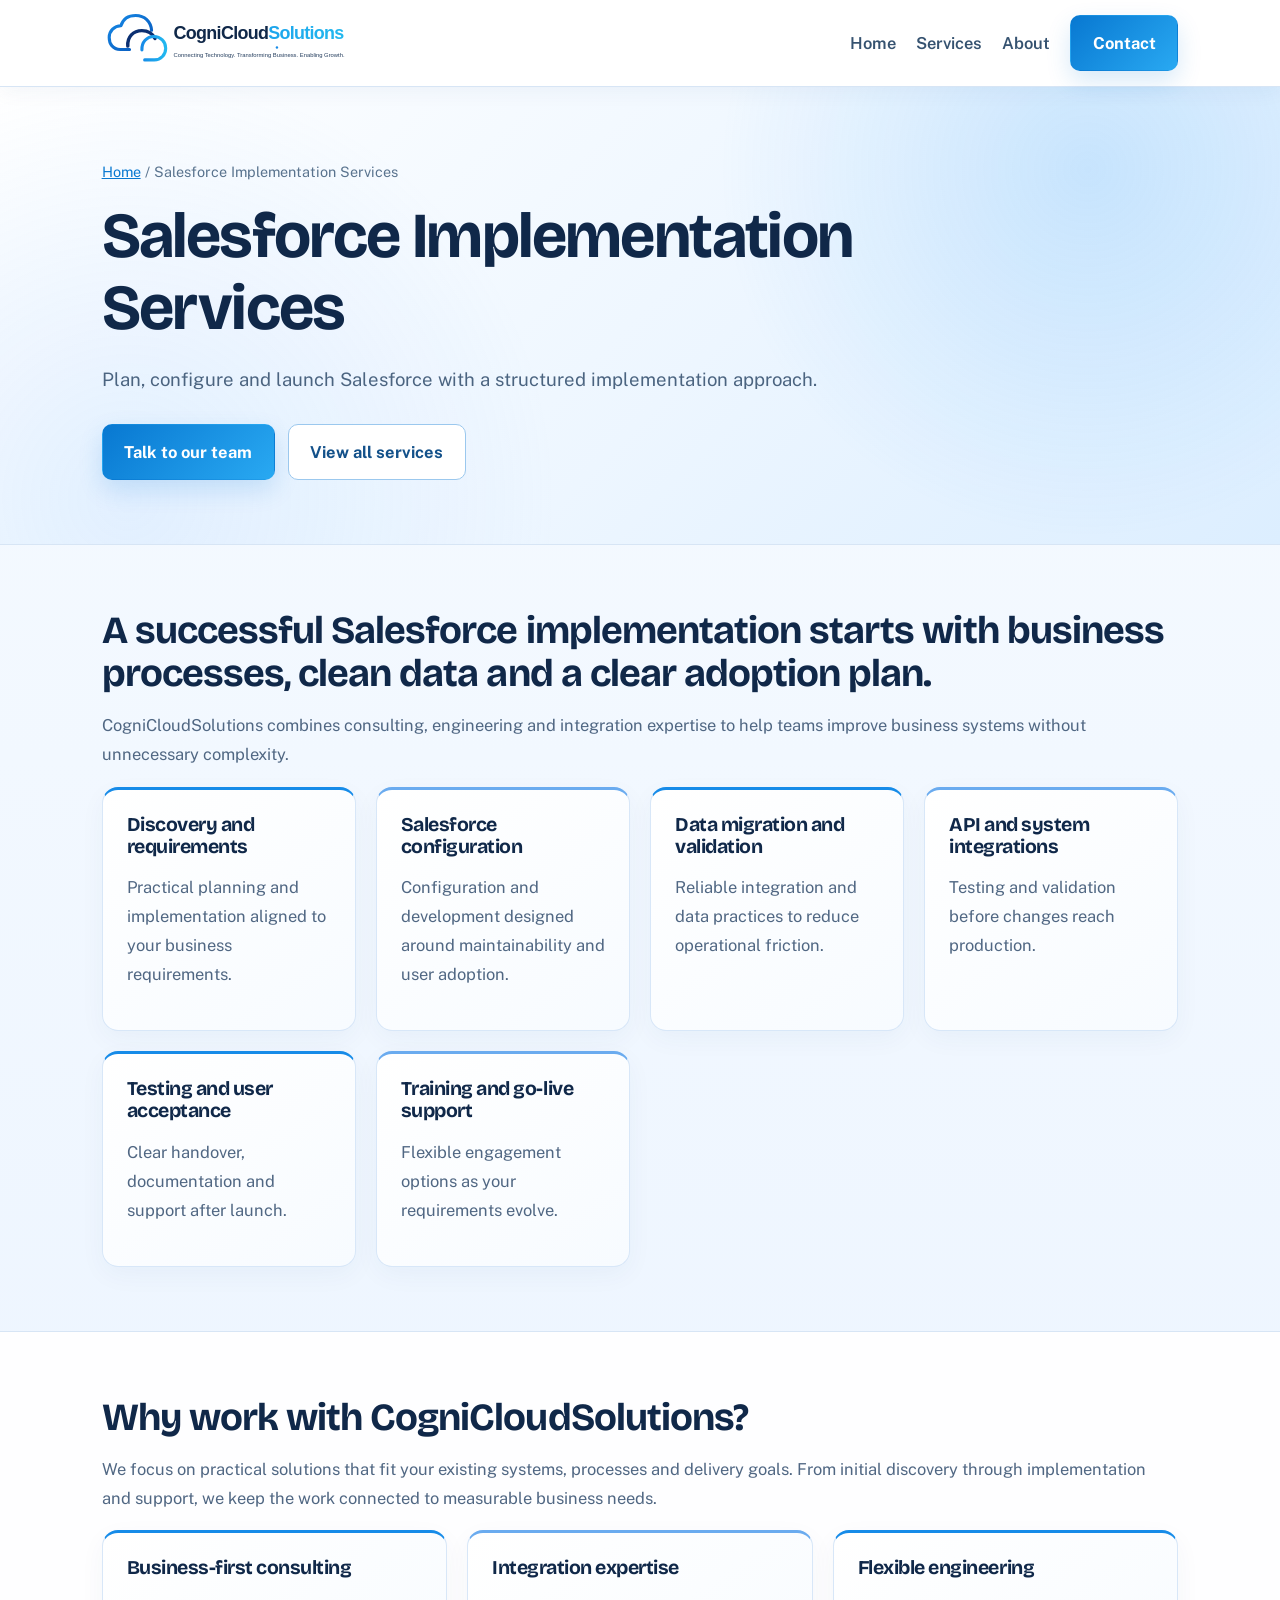
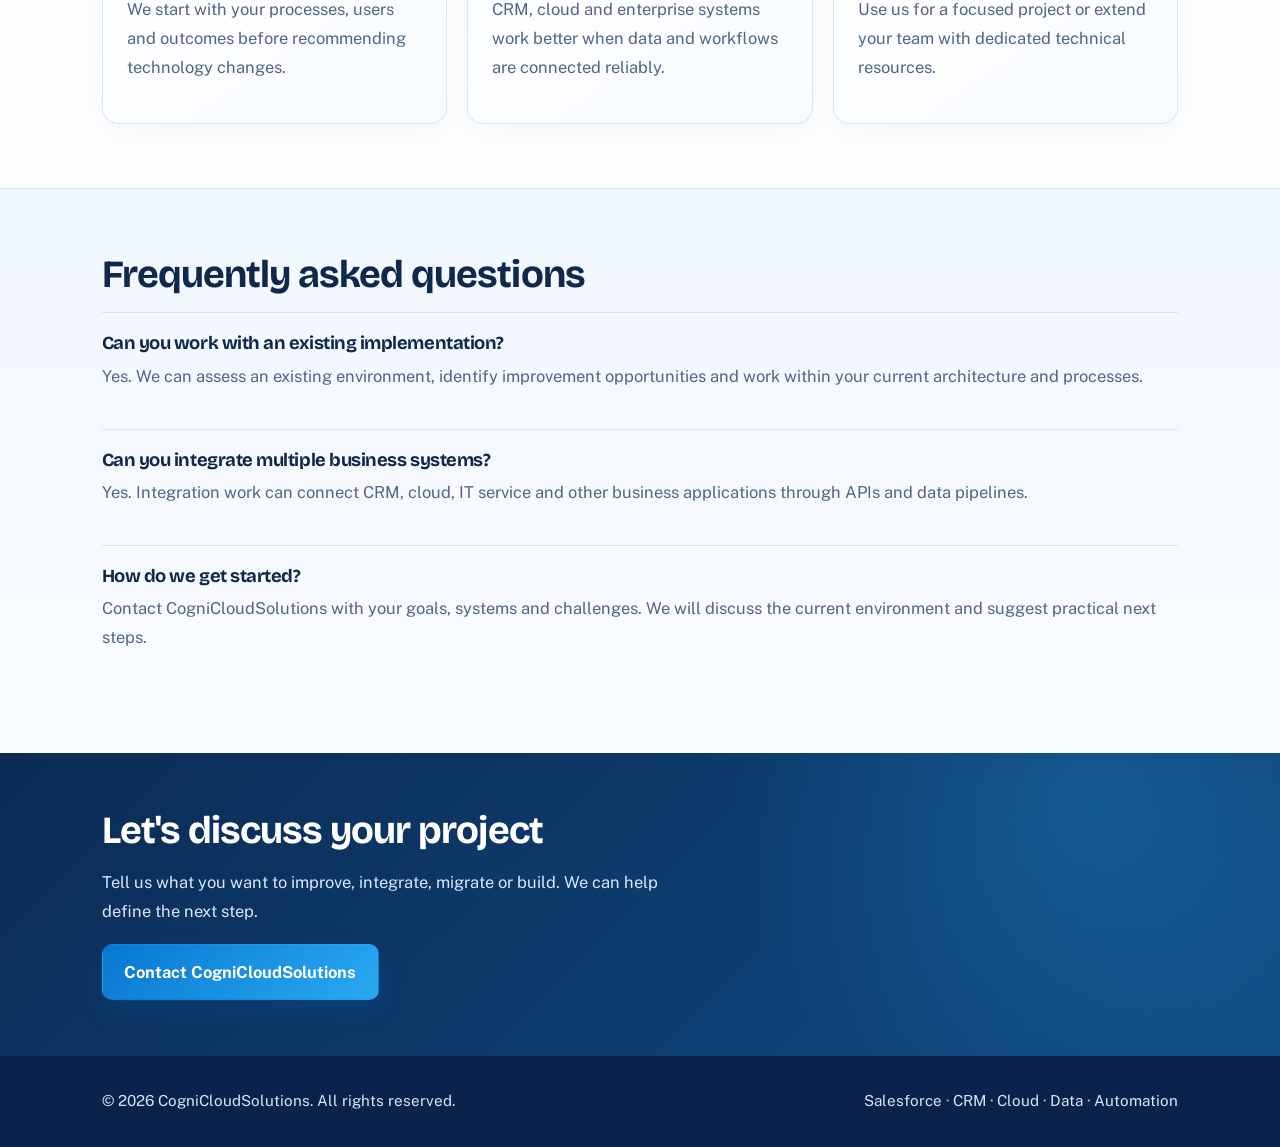
<file: salesforce-implementation/index.html>
<!DOCTYPE html><html lang="en"><head><meta charset="utf-8"><meta name="viewport" content="width=device-width,initial-scale=1"><title>Salesforce Implementation Services | Sales Cloud & Service Cloud | CogniCloudSolutions</title><meta name="description" content="Salesforce implementation services covering discovery, configuration, data migration, integrations, testing, training and go-live support."><link rel="canonical" href="https://www.cognicloudsolutions.com/salesforce-implementation"><meta name="robots" content="index, follow, max-image-preview:large"><meta property="og:type" content="website"><meta property="og:url" content="https://www.cognicloudsolutions.com/salesforce-implementation"><meta property="og:title" content="Salesforce Implementation Services | Sales Cloud & Service Cloud | CogniCloudSolutions"><meta property="og:description" content="Salesforce implementation services covering discovery, configuration, data migration, integrations, testing, training and go-live support."><meta property="og:image" content="https://www.cognicloudsolutions.com/assets/cognicloudsolutions-logo.svg"><link rel="stylesheet" href="/assets/seo.css"><link rel="preconnect" href="https://fonts.googleapis.com"><link rel="preconnect" href="https://fonts.gstatic.com" crossorigin><link href="https://fonts.googleapis.com/css2?family=Bricolage+Grotesque:wght@500;700;800&family=Public+Sans:wght@400;500;600&display=swap" rel="stylesheet"><script type="application/ld+json">{"@context":"https://schema.org","@type":"WebPage","name":"Salesforce Implementation Services | Sales Cloud & Service Cloud | CogniCloudSolutions","url":"https://www.cognicloudsolutions.com/salesforce-implementation","description":"Salesforce implementation services covering discovery, configuration, data migration, integrations, testing, training and go-live support.","isPartOf":{"@type":"WebSite","name":"CogniCloudSolutions","url":"https://www.cognicloudsolutions.com/"}}</script><script type="application/ld+json">{"@context":"https://schema.org","@type":"BreadcrumbList","itemListElement":[{"@type":"ListItem","position":1,"name":"Home","item":"https://www.cognicloudsolutions.com/"},{"@type":"ListItem","position":2,"name":"Salesforce Implementation Services","item":"https://www.cognicloudsolutions.com/salesforce-implementation"}]}</script></head><body><header><div class="wrap"><a class="logo" href="/" aria-label="CogniCloudSolutions home"><img src="/assets/cognicloudsolutions-logo.svg" alt="CogniCloudSolutions logo"></a><nav><a href="/">Home</a><a href="/#services">Services</a><a href="/#about">About</a><a class="btn" href="/#contact">Contact</a></nav></div></header><main><section class="hero"><div class="wrap"><div class="crumb"><a href="/">Home</a> / Salesforce Implementation Services</div><h1>Salesforce Implementation Services</h1><p>Plan, configure and launch Salesforce with a structured implementation approach.</p><div class="cta"><a class="btn" href="/#contact">Talk to our team</a><a class="btn ghost" href="/#services">View all services</a></div></div></section><section><div class="wrap"><h2>A successful Salesforce implementation starts with business processes, clean data and a clear adoption plan.</h2><p class="muted">CogniCloudSolutions combines consulting, engineering and integration expertise to help teams improve business systems without unnecessary complexity.</p><div class="grid"><div class="card"><h3>Discovery and requirements</h3><p class="muted">Practical planning and implementation aligned to your business requirements.</p></div><div class="card"><h3>Salesforce configuration</h3><p class="muted">Configuration and development designed around maintainability and user adoption.</p></div><div class="card"><h3>Data migration and validation</h3><p class="muted">Reliable integration and data practices to reduce operational friction.</p></div><div class="card"><h3>API and system integrations</h3><p class="muted">Testing and validation before changes reach production.</p></div><div class="card"><h3>Testing and user acceptance</h3><p class="muted">Clear handover, documentation and support after launch.</p></div><div class="card"><h3>Training and go-live support</h3><p class="muted">Flexible engagement options as your requirements evolve.</p></div></div></div></section><section class="white"><div class="wrap"><h2>Why work with CogniCloudSolutions?</h2><p class="muted">We focus on practical solutions that fit your existing systems, processes and delivery goals. From initial discovery through implementation and support, we keep the work connected to measurable business needs.</p><div class="grid"><div class="card"><h3>Business-first consulting</h3><p class="muted">We start with your processes, users and outcomes before recommending technology changes.</p></div><div class="card"><h3>Integration expertise</h3><p class="muted">CRM, cloud and enterprise systems work better when data and workflows are connected reliably.</p></div><div class="card"><h3>Flexible engineering</h3><p class="muted">Use us for a focused project or extend your team with dedicated technical resources.</p></div></div></div></section><section><div class="wrap"><h2>Frequently asked questions</h2><div class="faq"><h3>Can you work with an existing implementation?</h3><p class="muted">Yes. We can assess an existing environment, identify improvement opportunities and work within your current architecture and processes.</p></div><div class="faq"><h3>Can you integrate multiple business systems?</h3><p class="muted">Yes. Integration work can connect CRM, cloud, IT service and other business applications through APIs and data pipelines.</p></div><div class="faq"><h3>How do we get started?</h3><p class="muted">Contact CogniCloudSolutions with your goals, systems and challenges. We will discuss the current environment and suggest practical next steps.</p></div></div></section><section class="cta-band"><div class="wrap"><h2>Let's discuss your project</h2><p>Tell us what you want to improve, integrate, migrate or build. We can help define the next step.</p><a class="btn" href="/#contact">Contact CogniCloudSolutions</a></div></section></main><footer><div class="wrap"><span>&copy; 2026 CogniCloudSolutions. All rights reserved.</span><span>Salesforce · CRM · Cloud · Data · Automation</span></div></footer></body></html>
</file>
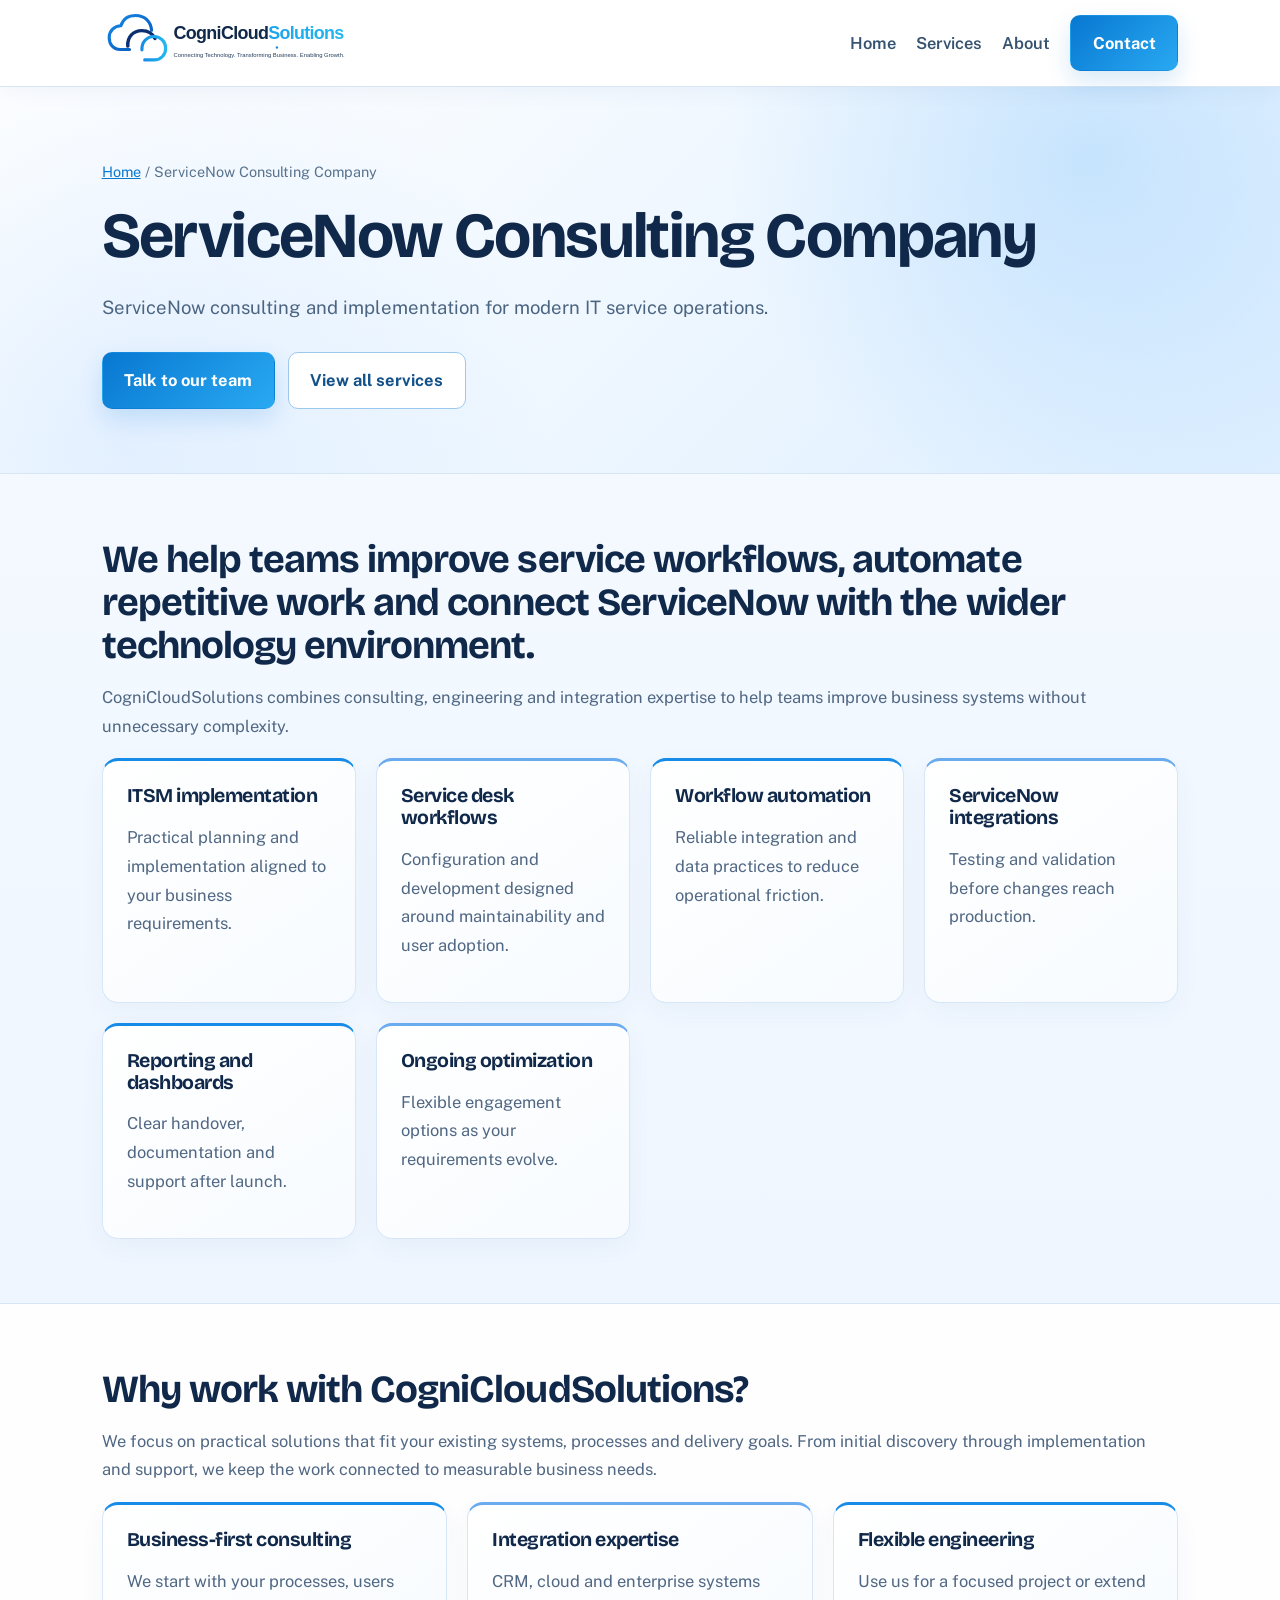
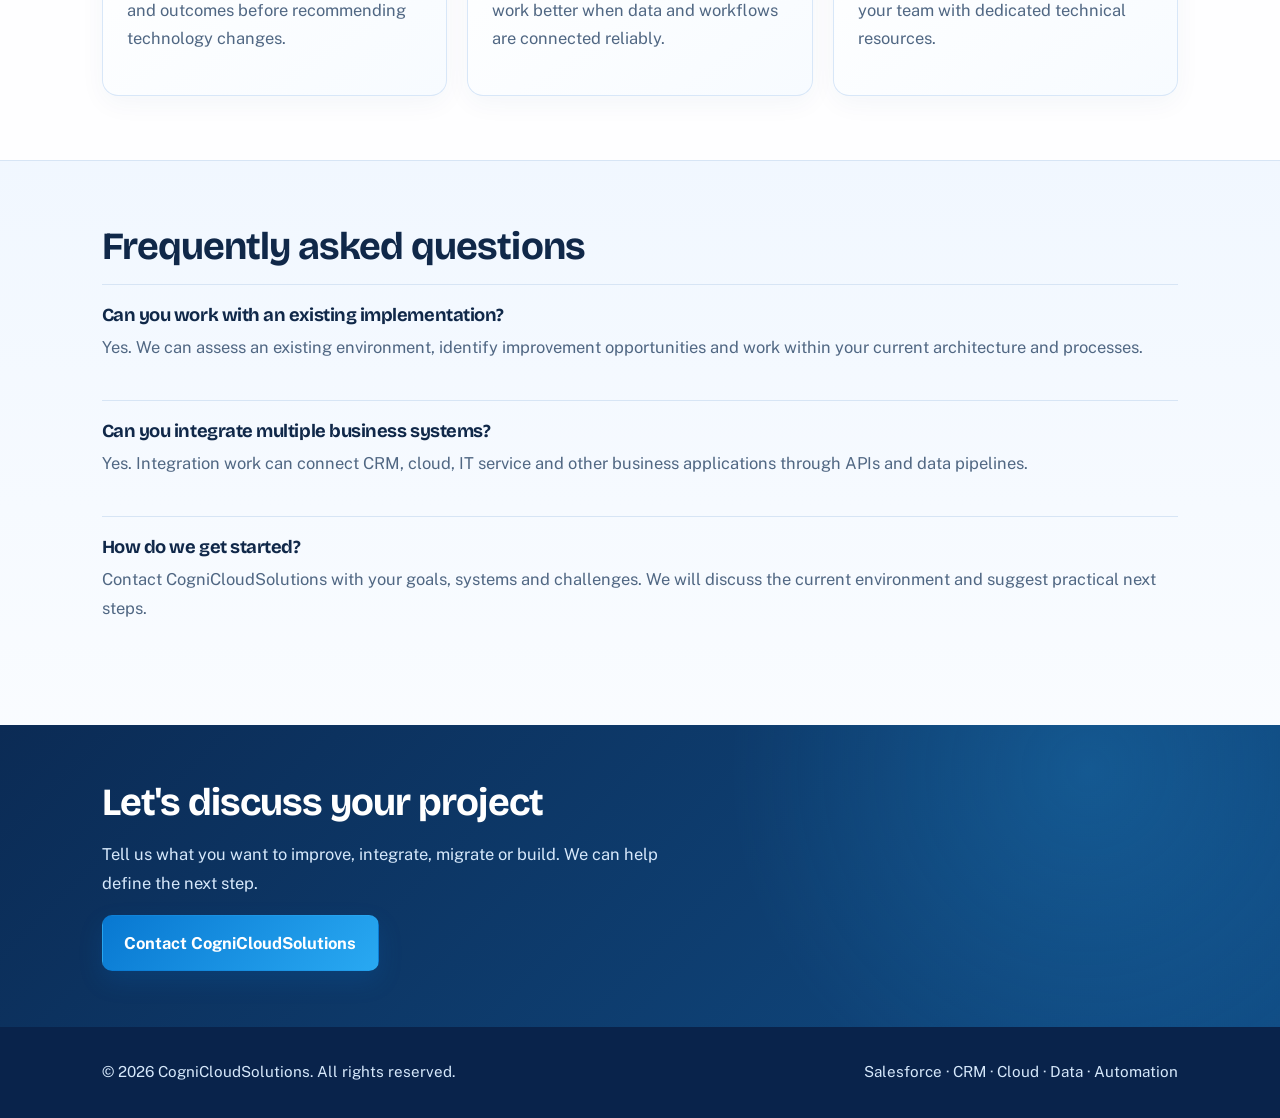
<file: servicenow-consulting/index.html>
<!DOCTYPE html><html lang="en"><head><meta charset="utf-8"><meta name="viewport" content="width=device-width,initial-scale=1"><title>ServiceNow Consulting Company | ITSM & Workflow Automation | CogniCloudSolutions</title><meta name="description" content="ServiceNow consulting for IT service management, workflows, integrations, reporting and operational automation."><link rel="canonical" href="https://www.cognicloudsolutions.com/servicenow-consulting"><meta name="robots" content="index, follow, max-image-preview:large"><meta property="og:type" content="website"><meta property="og:url" content="https://www.cognicloudsolutions.com/servicenow-consulting"><meta property="og:title" content="ServiceNow Consulting Company | ITSM & Workflow Automation | CogniCloudSolutions"><meta property="og:description" content="ServiceNow consulting for IT service management, workflows, integrations, reporting and operational automation."><meta property="og:image" content="https://www.cognicloudsolutions.com/assets/cognicloudsolutions-logo.svg"><link rel="stylesheet" href="/assets/seo.css"><link rel="preconnect" href="https://fonts.googleapis.com"><link rel="preconnect" href="https://fonts.gstatic.com" crossorigin><link href="https://fonts.googleapis.com/css2?family=Bricolage+Grotesque:wght@500;700;800&family=Public+Sans:wght@400;500;600&display=swap" rel="stylesheet"><script type="application/ld+json">{"@context":"https://schema.org","@type":"WebPage","name":"ServiceNow Consulting Company | ITSM & Workflow Automation | CogniCloudSolutions","url":"https://www.cognicloudsolutions.com/servicenow-consulting","description":"ServiceNow consulting for IT service management, workflows, integrations, reporting and operational automation.","isPartOf":{"@type":"WebSite","name":"CogniCloudSolutions","url":"https://www.cognicloudsolutions.com/"}}</script><script type="application/ld+json">{"@context":"https://schema.org","@type":"BreadcrumbList","itemListElement":[{"@type":"ListItem","position":1,"name":"Home","item":"https://www.cognicloudsolutions.com/"},{"@type":"ListItem","position":2,"name":"ServiceNow Consulting Company","item":"https://www.cognicloudsolutions.com/servicenow-consulting"}]}</script></head><body><header><div class="wrap"><a class="logo" href="/" aria-label="CogniCloudSolutions home"><img src="/assets/cognicloudsolutions-logo.svg" alt="CogniCloudSolutions logo"></a><nav><a href="/">Home</a><a href="/#services">Services</a><a href="/#about">About</a><a class="btn" href="/#contact">Contact</a></nav></div></header><main><section class="hero"><div class="wrap"><div class="crumb"><a href="/">Home</a> / ServiceNow Consulting Company</div><h1>ServiceNow Consulting Company</h1><p>ServiceNow consulting and implementation for modern IT service operations.</p><div class="cta"><a class="btn" href="/#contact">Talk to our team</a><a class="btn ghost" href="/#services">View all services</a></div></div></section><section><div class="wrap"><h2>We help teams improve service workflows, automate repetitive work and connect ServiceNow with the wider technology environment.</h2><p class="muted">CogniCloudSolutions combines consulting, engineering and integration expertise to help teams improve business systems without unnecessary complexity.</p><div class="grid"><div class="card"><h3>ITSM implementation</h3><p class="muted">Practical planning and implementation aligned to your business requirements.</p></div><div class="card"><h3>Service desk workflows</h3><p class="muted">Configuration and development designed around maintainability and user adoption.</p></div><div class="card"><h3>Workflow automation</h3><p class="muted">Reliable integration and data practices to reduce operational friction.</p></div><div class="card"><h3>ServiceNow integrations</h3><p class="muted">Testing and validation before changes reach production.</p></div><div class="card"><h3>Reporting and dashboards</h3><p class="muted">Clear handover, documentation and support after launch.</p></div><div class="card"><h3>Ongoing optimization</h3><p class="muted">Flexible engagement options as your requirements evolve.</p></div></div></div></section><section class="white"><div class="wrap"><h2>Why work with CogniCloudSolutions?</h2><p class="muted">We focus on practical solutions that fit your existing systems, processes and delivery goals. From initial discovery through implementation and support, we keep the work connected to measurable business needs.</p><div class="grid"><div class="card"><h3>Business-first consulting</h3><p class="muted">We start with your processes, users and outcomes before recommending technology changes.</p></div><div class="card"><h3>Integration expertise</h3><p class="muted">CRM, cloud and enterprise systems work better when data and workflows are connected reliably.</p></div><div class="card"><h3>Flexible engineering</h3><p class="muted">Use us for a focused project or extend your team with dedicated technical resources.</p></div></div></div></section><section><div class="wrap"><h2>Frequently asked questions</h2><div class="faq"><h3>Can you work with an existing implementation?</h3><p class="muted">Yes. We can assess an existing environment, identify improvement opportunities and work within your current architecture and processes.</p></div><div class="faq"><h3>Can you integrate multiple business systems?</h3><p class="muted">Yes. Integration work can connect CRM, cloud, IT service and other business applications through APIs and data pipelines.</p></div><div class="faq"><h3>How do we get started?</h3><p class="muted">Contact CogniCloudSolutions with your goals, systems and challenges. We will discuss the current environment and suggest practical next steps.</p></div></div></section><section class="cta-band"><div class="wrap"><h2>Let's discuss your project</h2><p>Tell us what you want to improve, integrate, migrate or build. We can help define the next step.</p><a class="btn" href="/#contact">Contact CogniCloudSolutions</a></div></section></main><footer><div class="wrap"><span>&copy; 2026 CogniCloudSolutions. All rights reserved.</span><span>Salesforce · CRM · Cloud · Data · Automation</span></div></footer></body></html>
</file>
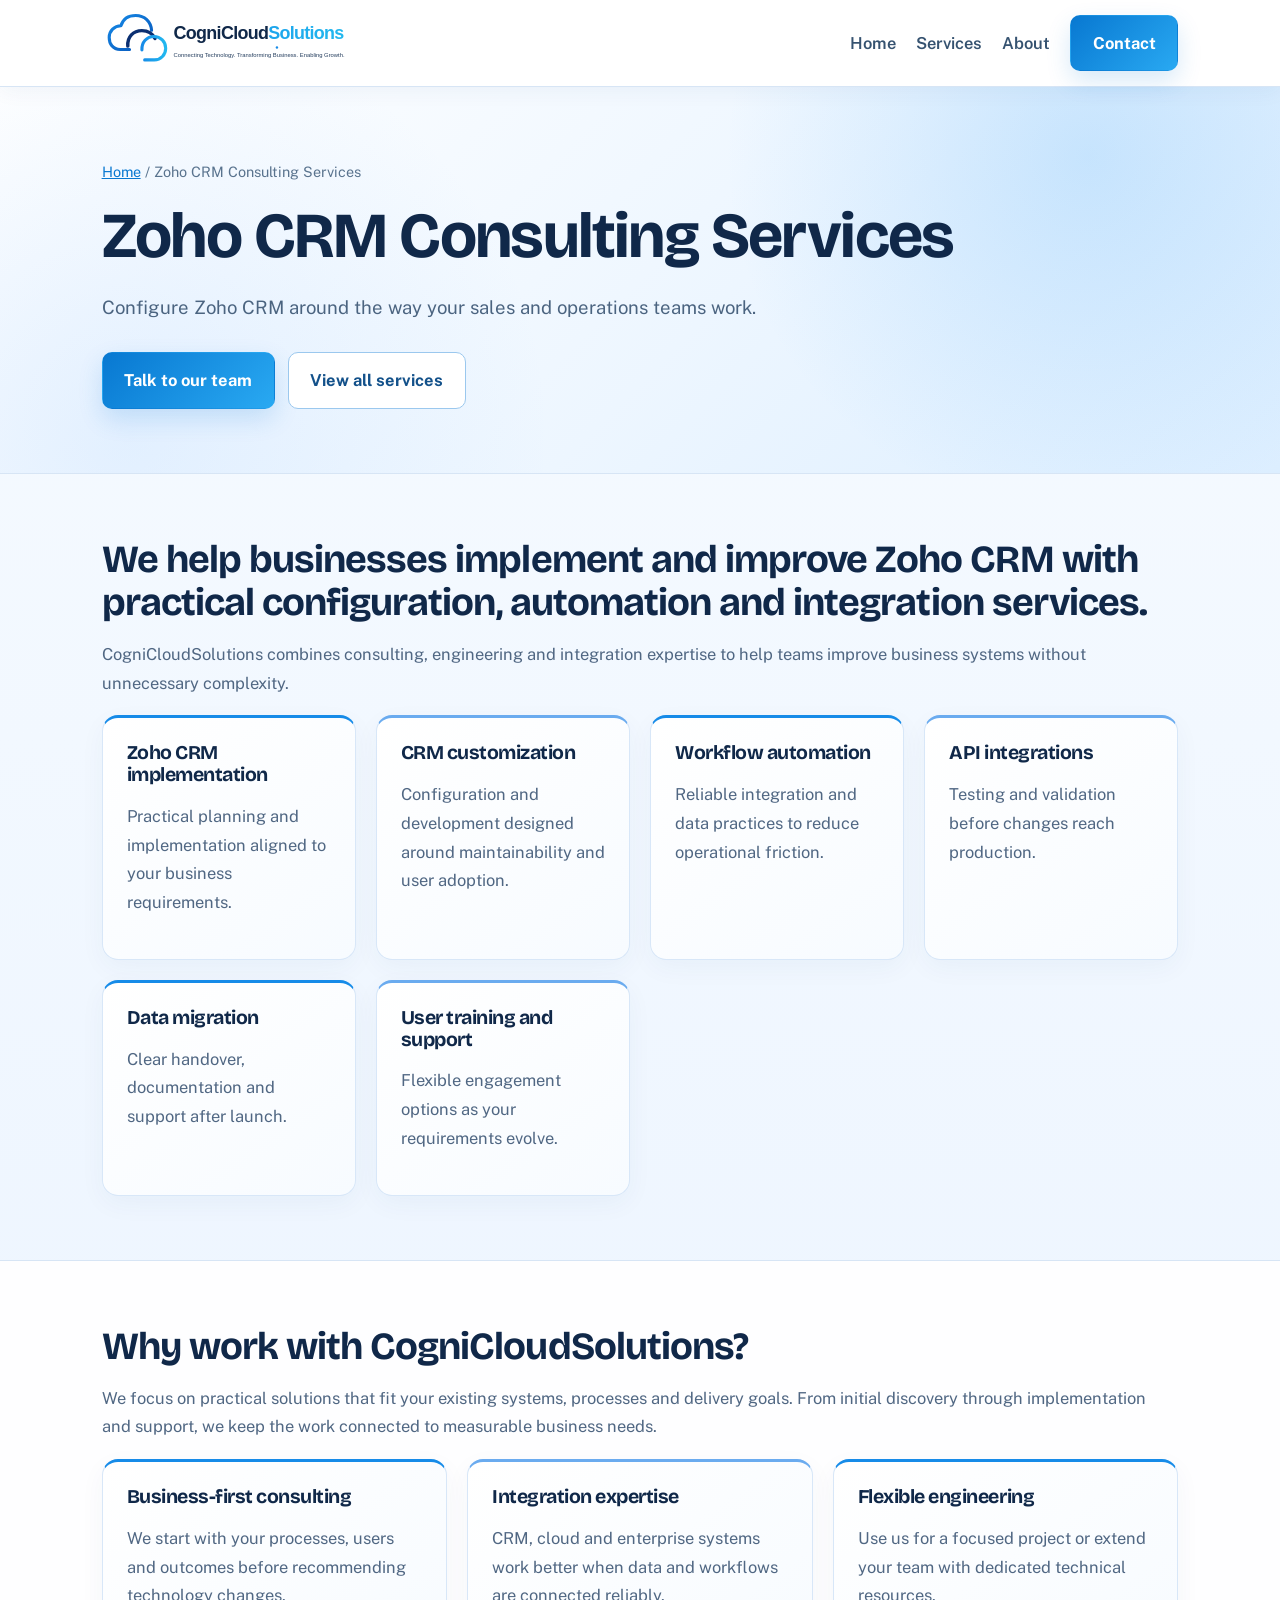
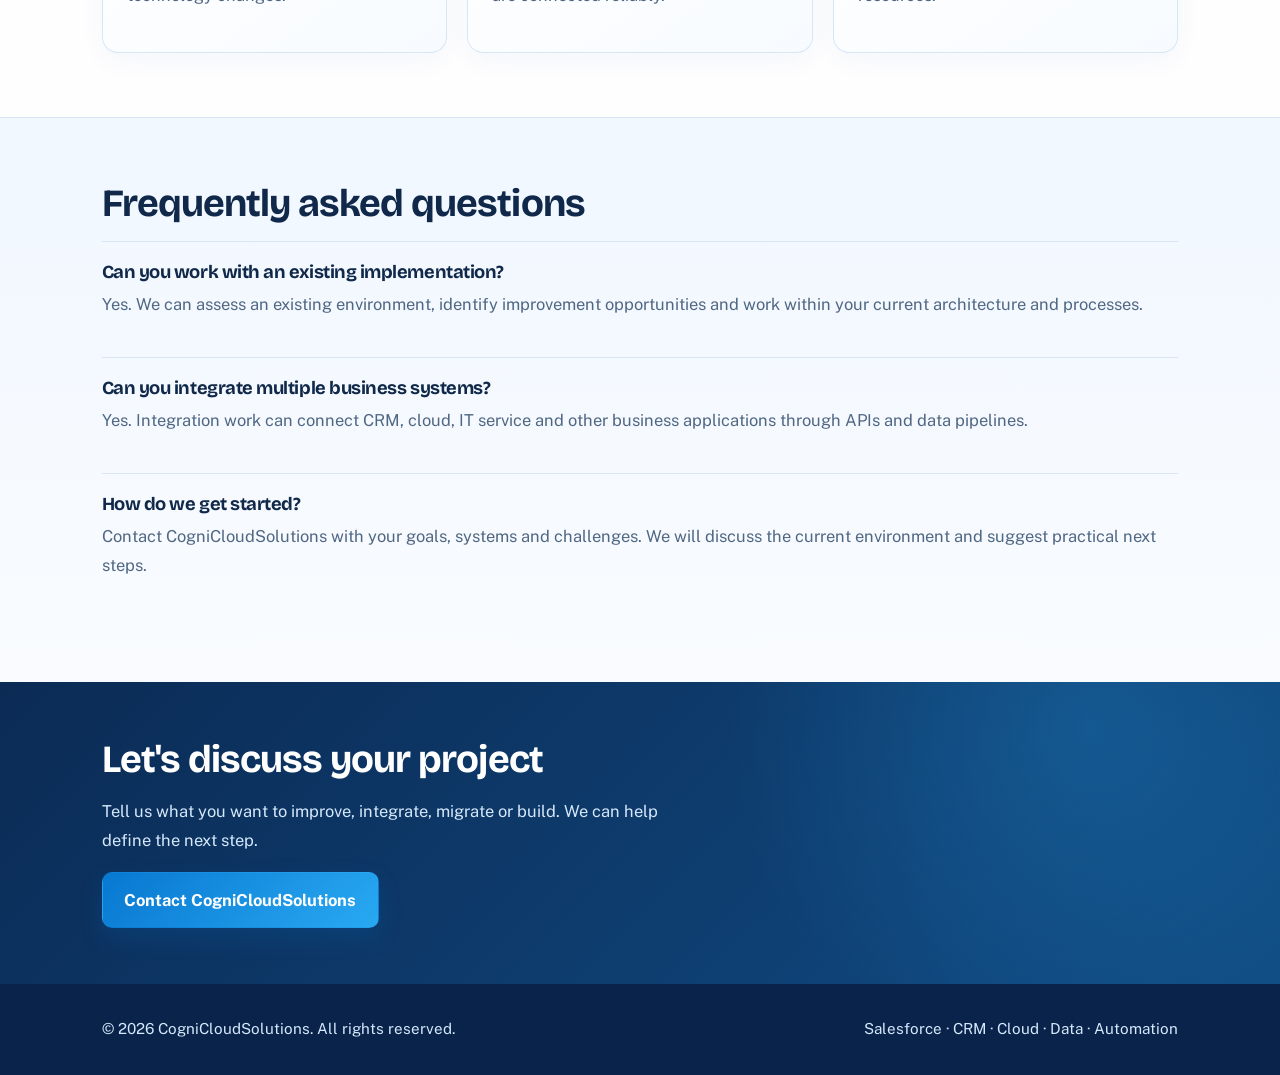
<file: zoho-crm-consulting/index.html>
<!DOCTYPE html><html lang="en"><head><meta charset="utf-8"><meta name="viewport" content="width=device-width,initial-scale=1"><title>Zoho CRM Consulting Services | Implementation & Automation | CogniCloudSolutions</title><meta name="description" content="Zoho CRM consulting for implementation, customization, automation, integrations, training and business process improvement."><link rel="canonical" href="https://www.cognicloudsolutions.com/zoho-crm-consulting"><meta name="robots" content="index, follow, max-image-preview:large"><meta property="og:type" content="website"><meta property="og:url" content="https://www.cognicloudsolutions.com/zoho-crm-consulting"><meta property="og:title" content="Zoho CRM Consulting Services | Implementation & Automation | CogniCloudSolutions"><meta property="og:description" content="Zoho CRM consulting for implementation, customization, automation, integrations, training and business process improvement."><meta property="og:image" content="https://www.cognicloudsolutions.com/assets/cognicloudsolutions-logo.svg"><link rel="stylesheet" href="/assets/seo.css"><link rel="preconnect" href="https://fonts.googleapis.com"><link rel="preconnect" href="https://fonts.gstatic.com" crossorigin><link href="https://fonts.googleapis.com/css2?family=Bricolage+Grotesque:wght@500;700;800&family=Public+Sans:wght@400;500;600&display=swap" rel="stylesheet"><script type="application/ld+json">{"@context":"https://schema.org","@type":"WebPage","name":"Zoho CRM Consulting Services | Implementation & Automation | CogniCloudSolutions","url":"https://www.cognicloudsolutions.com/zoho-crm-consulting","description":"Zoho CRM consulting for implementation, customization, automation, integrations, training and business process improvement.","isPartOf":{"@type":"WebSite","name":"CogniCloudSolutions","url":"https://www.cognicloudsolutions.com/"}}</script><script type="application/ld+json">{"@context":"https://schema.org","@type":"BreadcrumbList","itemListElement":[{"@type":"ListItem","position":1,"name":"Home","item":"https://www.cognicloudsolutions.com/"},{"@type":"ListItem","position":2,"name":"Zoho CRM Consulting Services","item":"https://www.cognicloudsolutions.com/zoho-crm-consulting"}]}</script></head><body><header><div class="wrap"><a class="logo" href="/" aria-label="CogniCloudSolutions home"><img src="/assets/cognicloudsolutions-logo.svg" alt="CogniCloudSolutions logo"></a><nav><a href="/">Home</a><a href="/#services">Services</a><a href="/#about">About</a><a class="btn" href="/#contact">Contact</a></nav></div></header><main><section class="hero"><div class="wrap"><div class="crumb"><a href="/">Home</a> / Zoho CRM Consulting Services</div><h1>Zoho CRM Consulting Services</h1><p>Configure Zoho CRM around the way your sales and operations teams work.</p><div class="cta"><a class="btn" href="/#contact">Talk to our team</a><a class="btn ghost" href="/#services">View all services</a></div></div></section><section><div class="wrap"><h2>We help businesses implement and improve Zoho CRM with practical configuration, automation and integration services.</h2><p class="muted">CogniCloudSolutions combines consulting, engineering and integration expertise to help teams improve business systems without unnecessary complexity.</p><div class="grid"><div class="card"><h3>Zoho CRM implementation</h3><p class="muted">Practical planning and implementation aligned to your business requirements.</p></div><div class="card"><h3>CRM customization</h3><p class="muted">Configuration and development designed around maintainability and user adoption.</p></div><div class="card"><h3>Workflow automation</h3><p class="muted">Reliable integration and data practices to reduce operational friction.</p></div><div class="card"><h3>API integrations</h3><p class="muted">Testing and validation before changes reach production.</p></div><div class="card"><h3>Data migration</h3><p class="muted">Clear handover, documentation and support after launch.</p></div><div class="card"><h3>User training and support</h3><p class="muted">Flexible engagement options as your requirements evolve.</p></div></div></div></section><section class="white"><div class="wrap"><h2>Why work with CogniCloudSolutions?</h2><p class="muted">We focus on practical solutions that fit your existing systems, processes and delivery goals. From initial discovery through implementation and support, we keep the work connected to measurable business needs.</p><div class="grid"><div class="card"><h3>Business-first consulting</h3><p class="muted">We start with your processes, users and outcomes before recommending technology changes.</p></div><div class="card"><h3>Integration expertise</h3><p class="muted">CRM, cloud and enterprise systems work better when data and workflows are connected reliably.</p></div><div class="card"><h3>Flexible engineering</h3><p class="muted">Use us for a focused project or extend your team with dedicated technical resources.</p></div></div></div></section><section><div class="wrap"><h2>Frequently asked questions</h2><div class="faq"><h3>Can you work with an existing implementation?</h3><p class="muted">Yes. We can assess an existing environment, identify improvement opportunities and work within your current architecture and processes.</p></div><div class="faq"><h3>Can you integrate multiple business systems?</h3><p class="muted">Yes. Integration work can connect CRM, cloud, IT service and other business applications through APIs and data pipelines.</p></div><div class="faq"><h3>How do we get started?</h3><p class="muted">Contact CogniCloudSolutions with your goals, systems and challenges. We will discuss the current environment and suggest practical next steps.</p></div></div></section><section class="cta-band"><div class="wrap"><h2>Let's discuss your project</h2><p>Tell us what you want to improve, integrate, migrate or build. We can help define the next step.</p><a class="btn" href="/#contact">Contact CogniCloudSolutions</a></div></section></main><footer><div class="wrap"><span>&copy; 2026 CogniCloudSolutions. All rights reserved.</span><span>Salesforce · CRM · Cloud · Data · Automation</span></div></footer></body></html>
</file>
<file: assets/seo.css>
*{box-sizing:border-box}
:root{--ink:#102849;--muted:#506783;--line:#d7e5f5;--blue:#0878d1;--cyan:#29a9f2;--navy:#09234b;--pale:#edf6ff;--shadow:0 18px 50px rgba(16,61,112,.09)}
html{scroll-behavior:smooth}
body{margin:0;background:linear-gradient(180deg,#f7fbff 0%,#edf5ff 55%,#fff 100%);color:var(--ink);font:400 1.03rem/1.75 "Public Sans",system-ui,-apple-system,"Segoe UI",sans-serif}
h1,h2,h3{font-family:"Bricolage Grotesque","Segoe UI",system-ui,sans-serif;line-height:1.12;margin:0 0 1rem;letter-spacing:-.025em;color:var(--ink)}
h1{font-size:clamp(2.25rem,5.4vw,4rem)}h2{font-size:clamp(1.75rem,3vw,2.5rem)}h3{font-size:1.25rem}
p{margin:.5rem 0 1.1rem}a{color:inherit}
.wrap{max-width:1120px;margin:auto;padding:0 1.35rem}
header{background:rgba(255,255,255,.96);color:var(--ink);border-bottom:1px solid var(--line);box-shadow:0 4px 20px rgba(16,61,112,.05);position:relative;z-index:5}
header .wrap{display:flex;align-items:center;justify-content:space-between;gap:1rem;flex-wrap:wrap;padding:.75rem 1.35rem}
.logo{display:inline-flex;align-items:center}.logo img{width:250px;height:62px;object-fit:contain;filter:none}
nav{display:flex;gap:1.25rem;align-items:center;flex-wrap:wrap;font-weight:600}nav a{text-decoration:none;color:#355270;transition:color .2s}nav a:hover{color:var(--blue)}
.btn{display:inline-block;background:linear-gradient(135deg,var(--blue),var(--cyan));color:#fff;padding:.8rem 1.35rem;border-radius:10px;font-weight:700;text-decoration:none;border:1px solid transparent;box-shadow:0 10px 25px rgba(8,120,209,.16);transition:transform .2s,box-shadow .2s}
.btn:hover{transform:translateY(-1px);box-shadow:0 14px 28px rgba(8,120,209,.22)}
.hero{background:radial-gradient(circle at 85% 18%,rgba(65,165,247,.20),transparent 32%),radial-gradient(circle at 10% 90%,rgba(136,190,255,.18),transparent 35%),linear-gradient(135deg,#fff 0%,#edf6ff 56%,#dceeff 100%);color:var(--ink);padding:4.5rem 0 4rem;border-bottom:1px solid var(--line);position:relative;overflow:hidden}
.hero h1{max-width:24ch}.hero p{font-size:1.16rem;color:#4b6480;max-width:65ch;margin:1.2rem 0 1.8rem}
.cta{display:flex;gap:.8rem;flex-wrap:wrap}.btn.ghost{background:#fff;color:#13518a;border:1px solid #9bc8ee;box-shadow:none}
section{padding:4rem 0}section.white{background:rgba(255,255,255,.92);border-top:1px solid var(--line);border-bottom:1px solid var(--line)}
.grid{display:grid;gap:1.25rem;grid-template-columns:repeat(auto-fit,minmax(250px,1fr))}
.card{background:linear-gradient(145deg,#fff,#f7fbff);border:1px solid #d8e7f8;border-top:3px solid #168be8;border-radius:16px;padding:1.5rem;box-shadow:0 8px 26px rgba(16,61,112,.045);transition:transform .2s,box-shadow .2s}
.card:nth-child(even){border-top-color:#6aabef}.card:hover{transform:translateY(-3px);box-shadow:var(--shadow)}.card h3{font-size:1.22rem}
.muted{color:var(--muted)}.faq{border-top:1px solid var(--line);padding:1.25rem 0}.faq h3{font-size:1.15rem;margin-bottom:.4rem}
.crumb{font-size:.9rem;color:#59738e;margin-bottom:1rem}.crumb a{text-decoration:underline;color:#0878d1}
.cta-band{background:radial-gradient(circle at 85% 15%,rgba(41,169,242,.22),transparent 32%),linear-gradient(135deg,#0b2b55,#104b83);color:#fff;padding:3.5rem 0}.cta-band h2{color:#fff}.cta-band p{color:#d6e8fb;max-width:60ch}
footer{background:#09234b;color:#d6e8fb;padding:2rem 0;font-size:.95rem}footer .wrap{display:flex;justify-content:space-between;gap:1rem;flex-wrap:wrap}
@media(max-width:700px){.logo img{width:210px;height:52px}nav{width:100%;justify-content:flex-start;gap:.9rem}.hero{padding:3.5rem 0 3rem}section{padding:3rem 0}.wrap{padding:0 1rem}}
</file>
